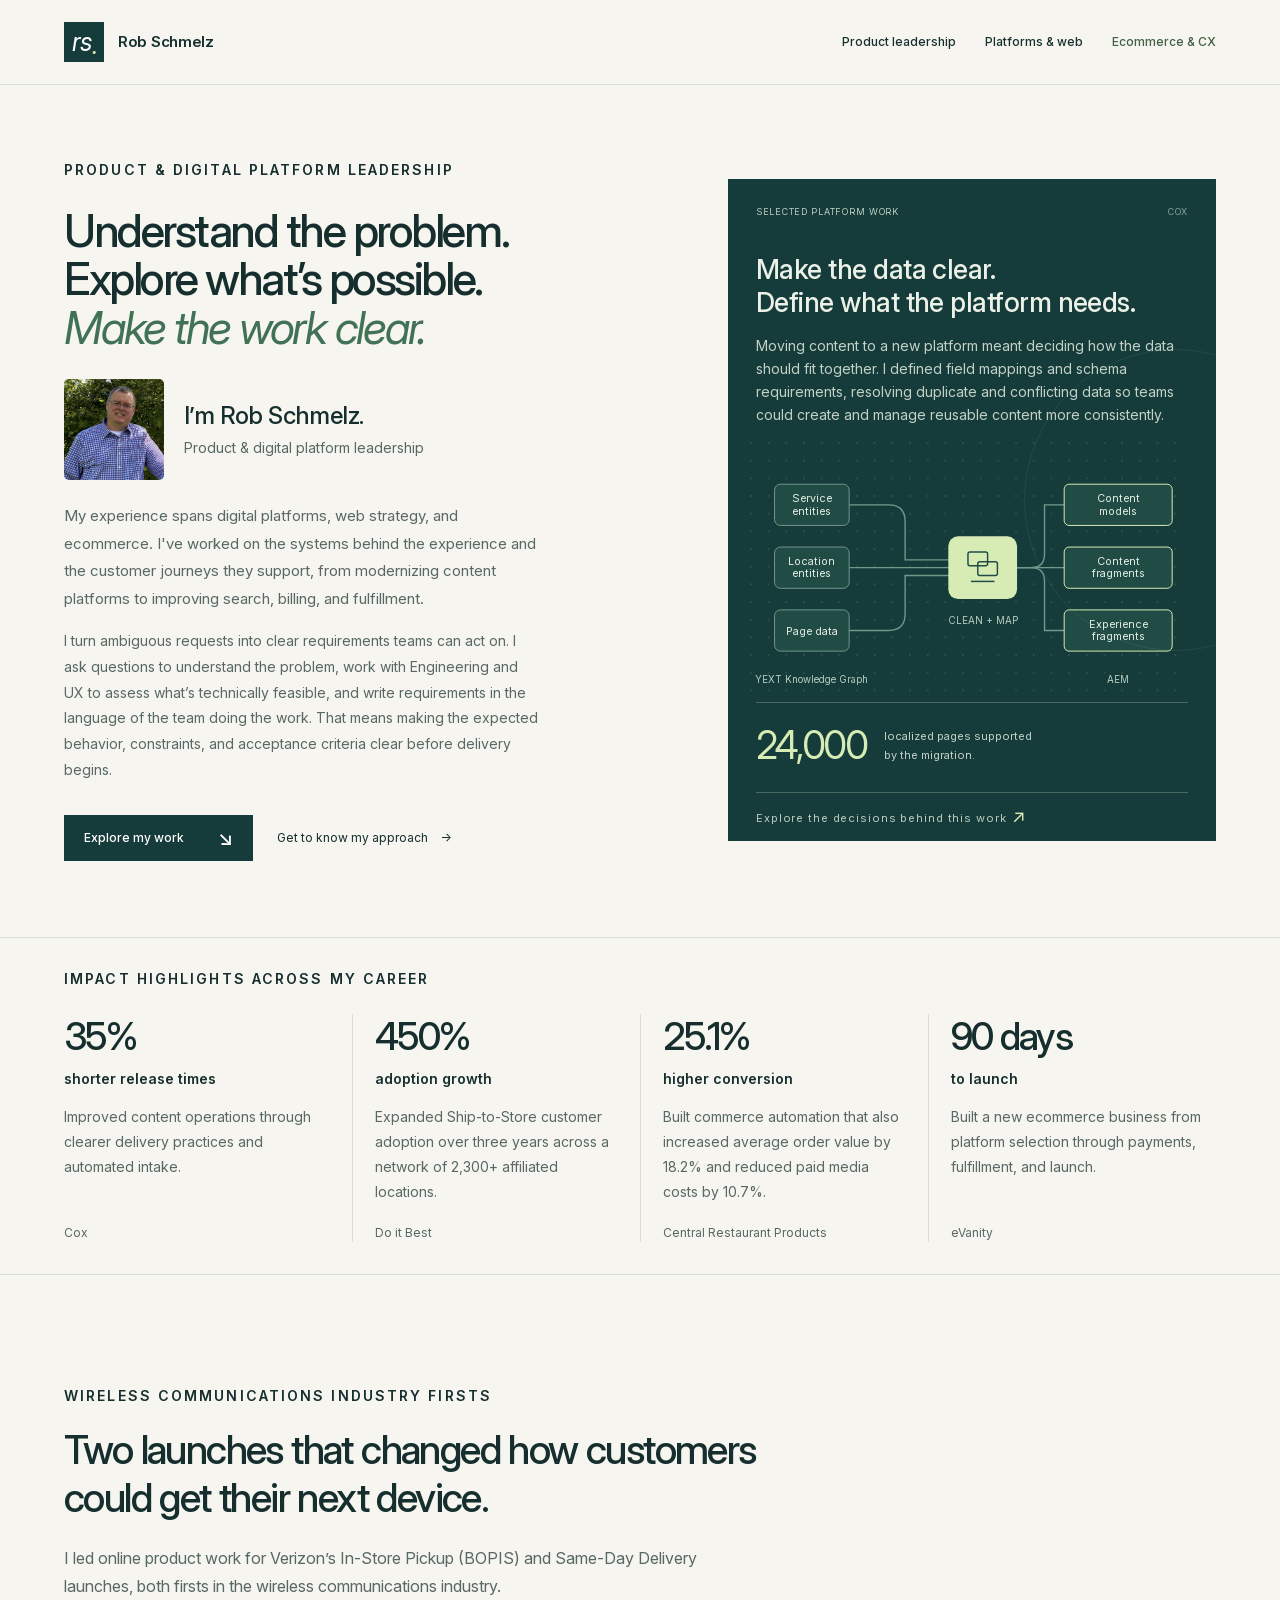
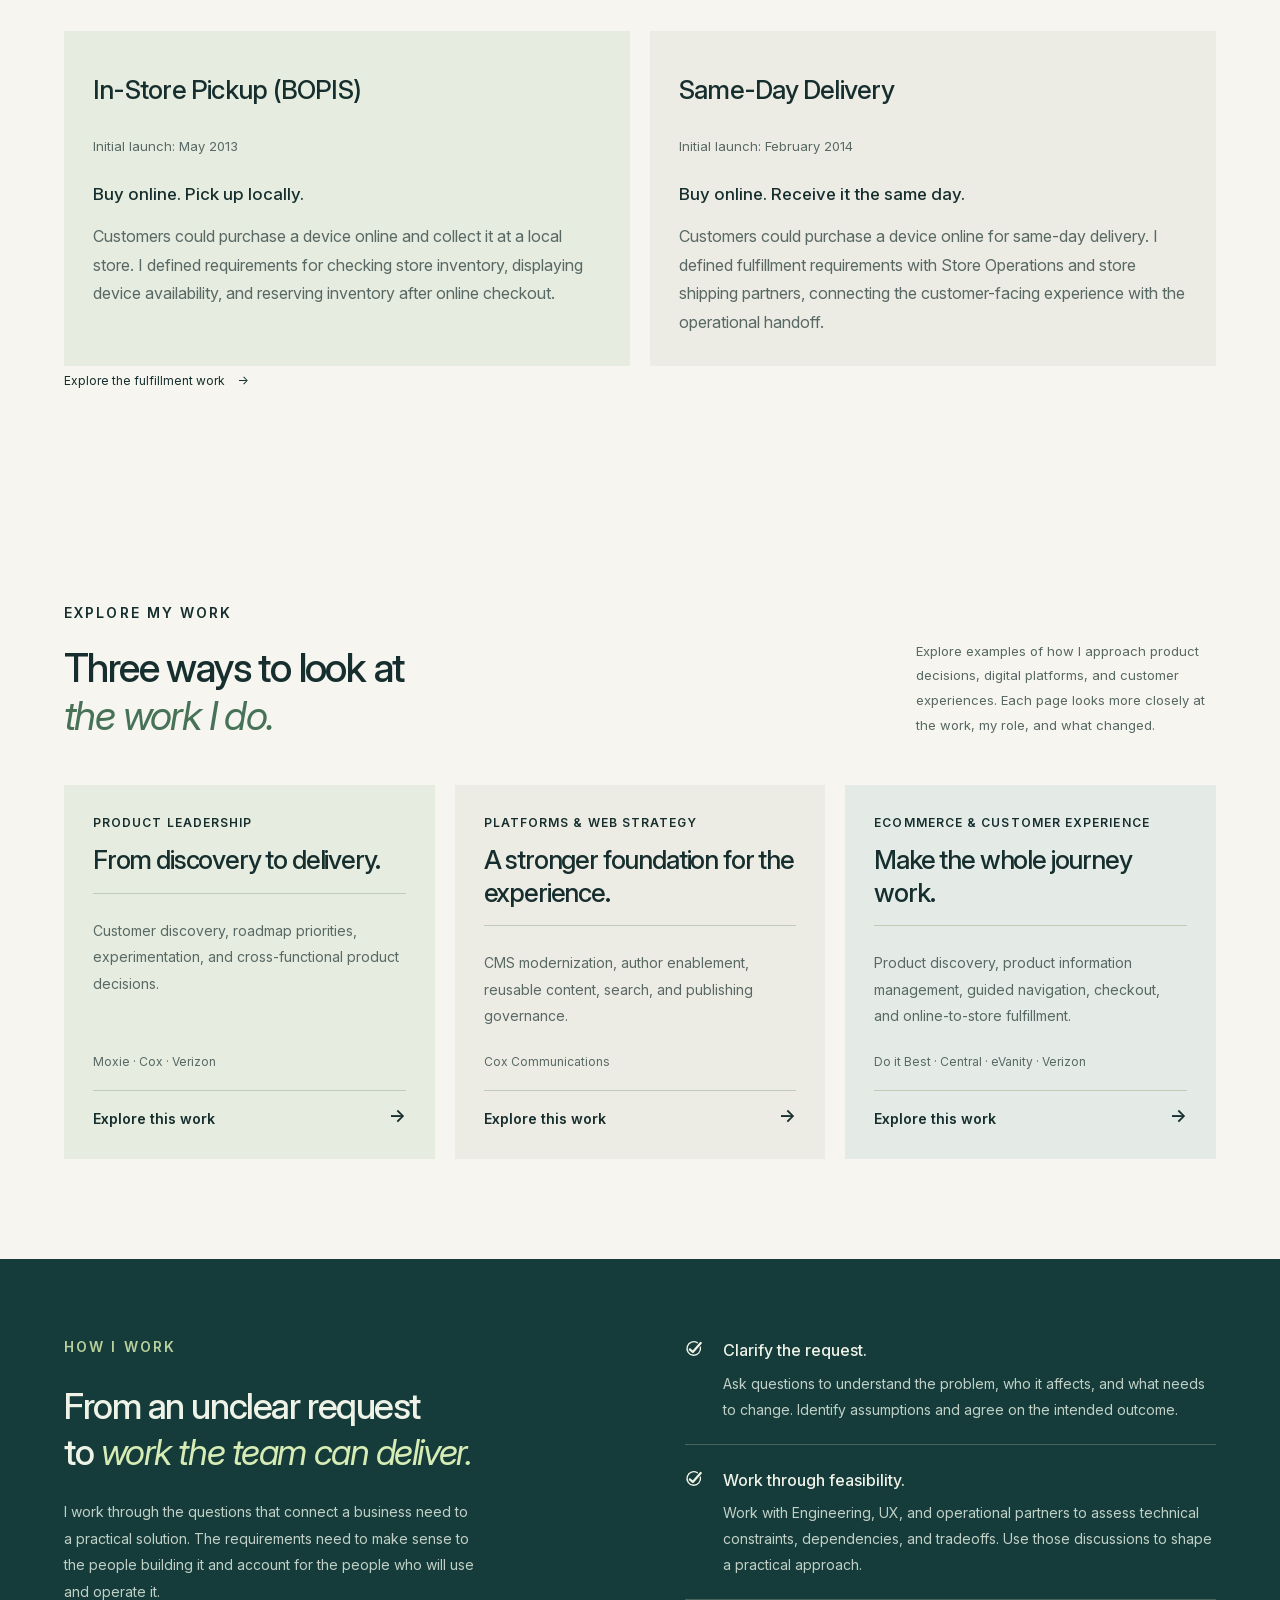
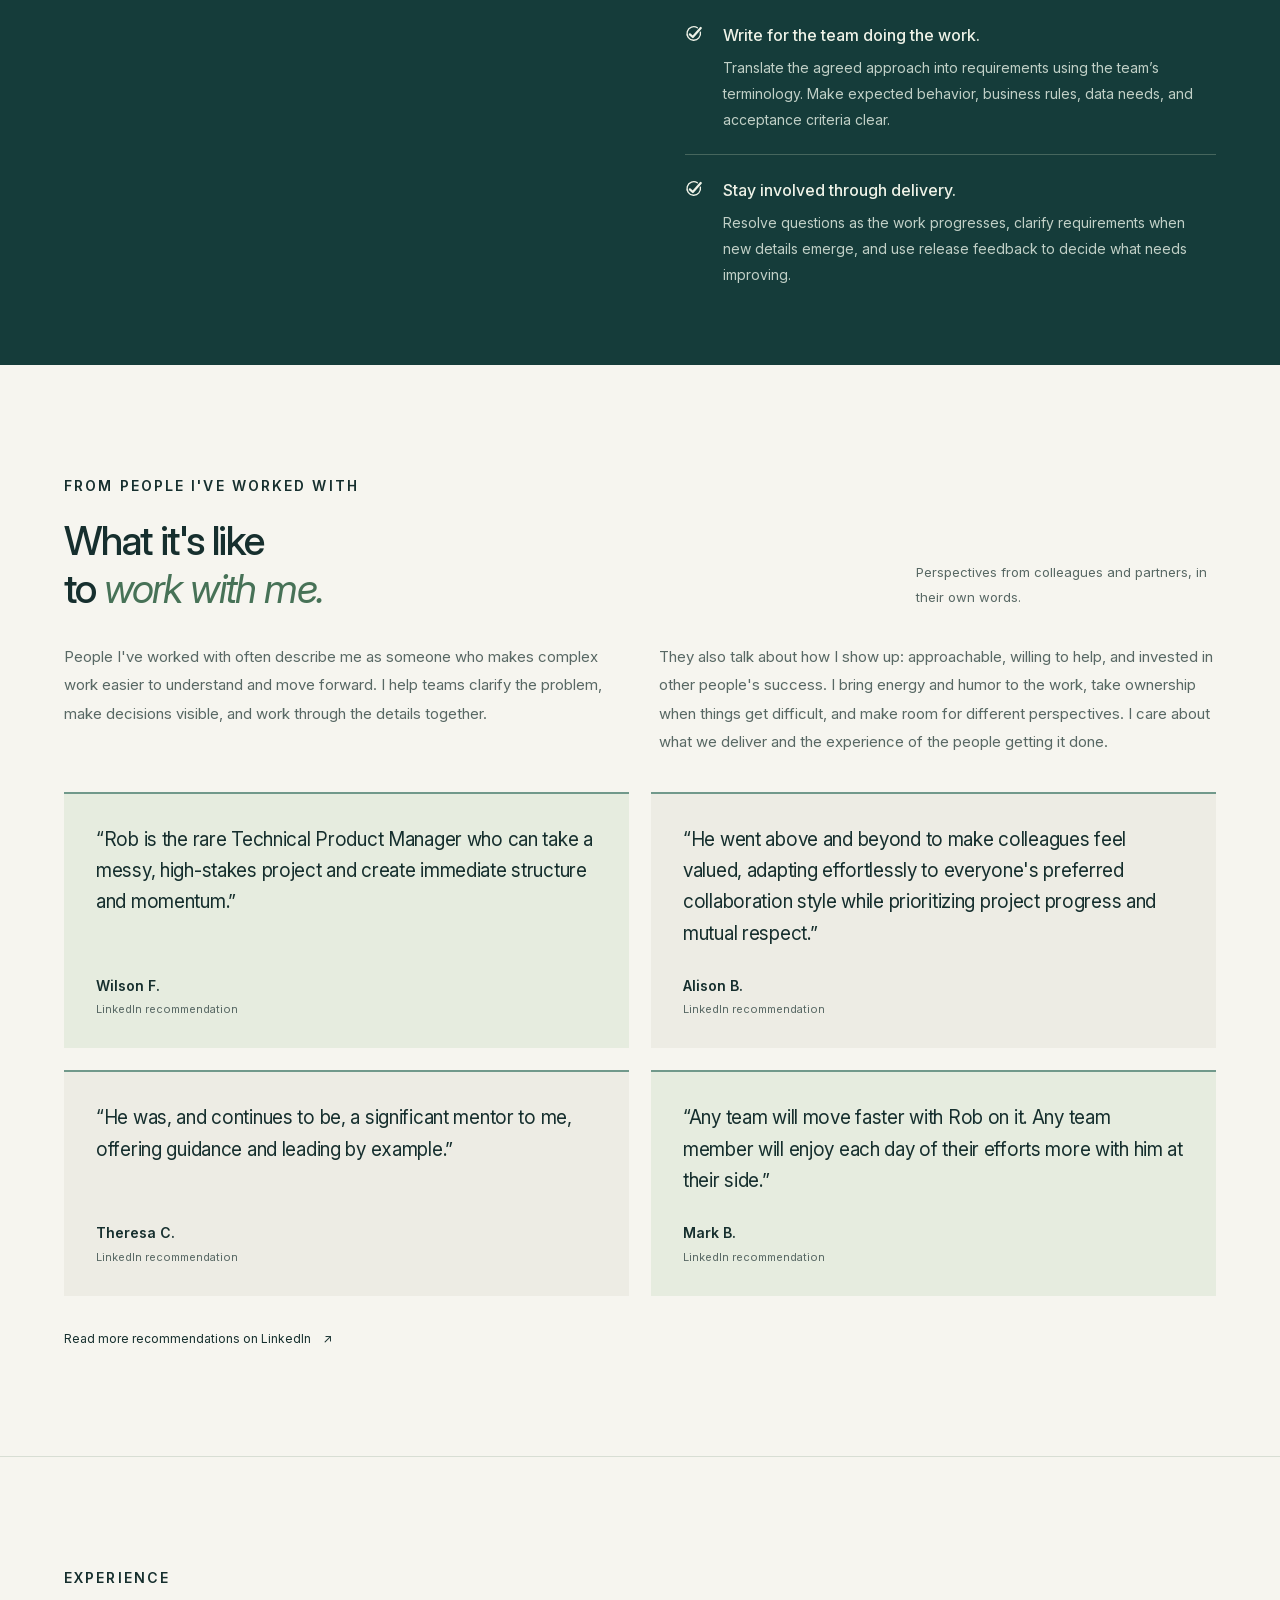
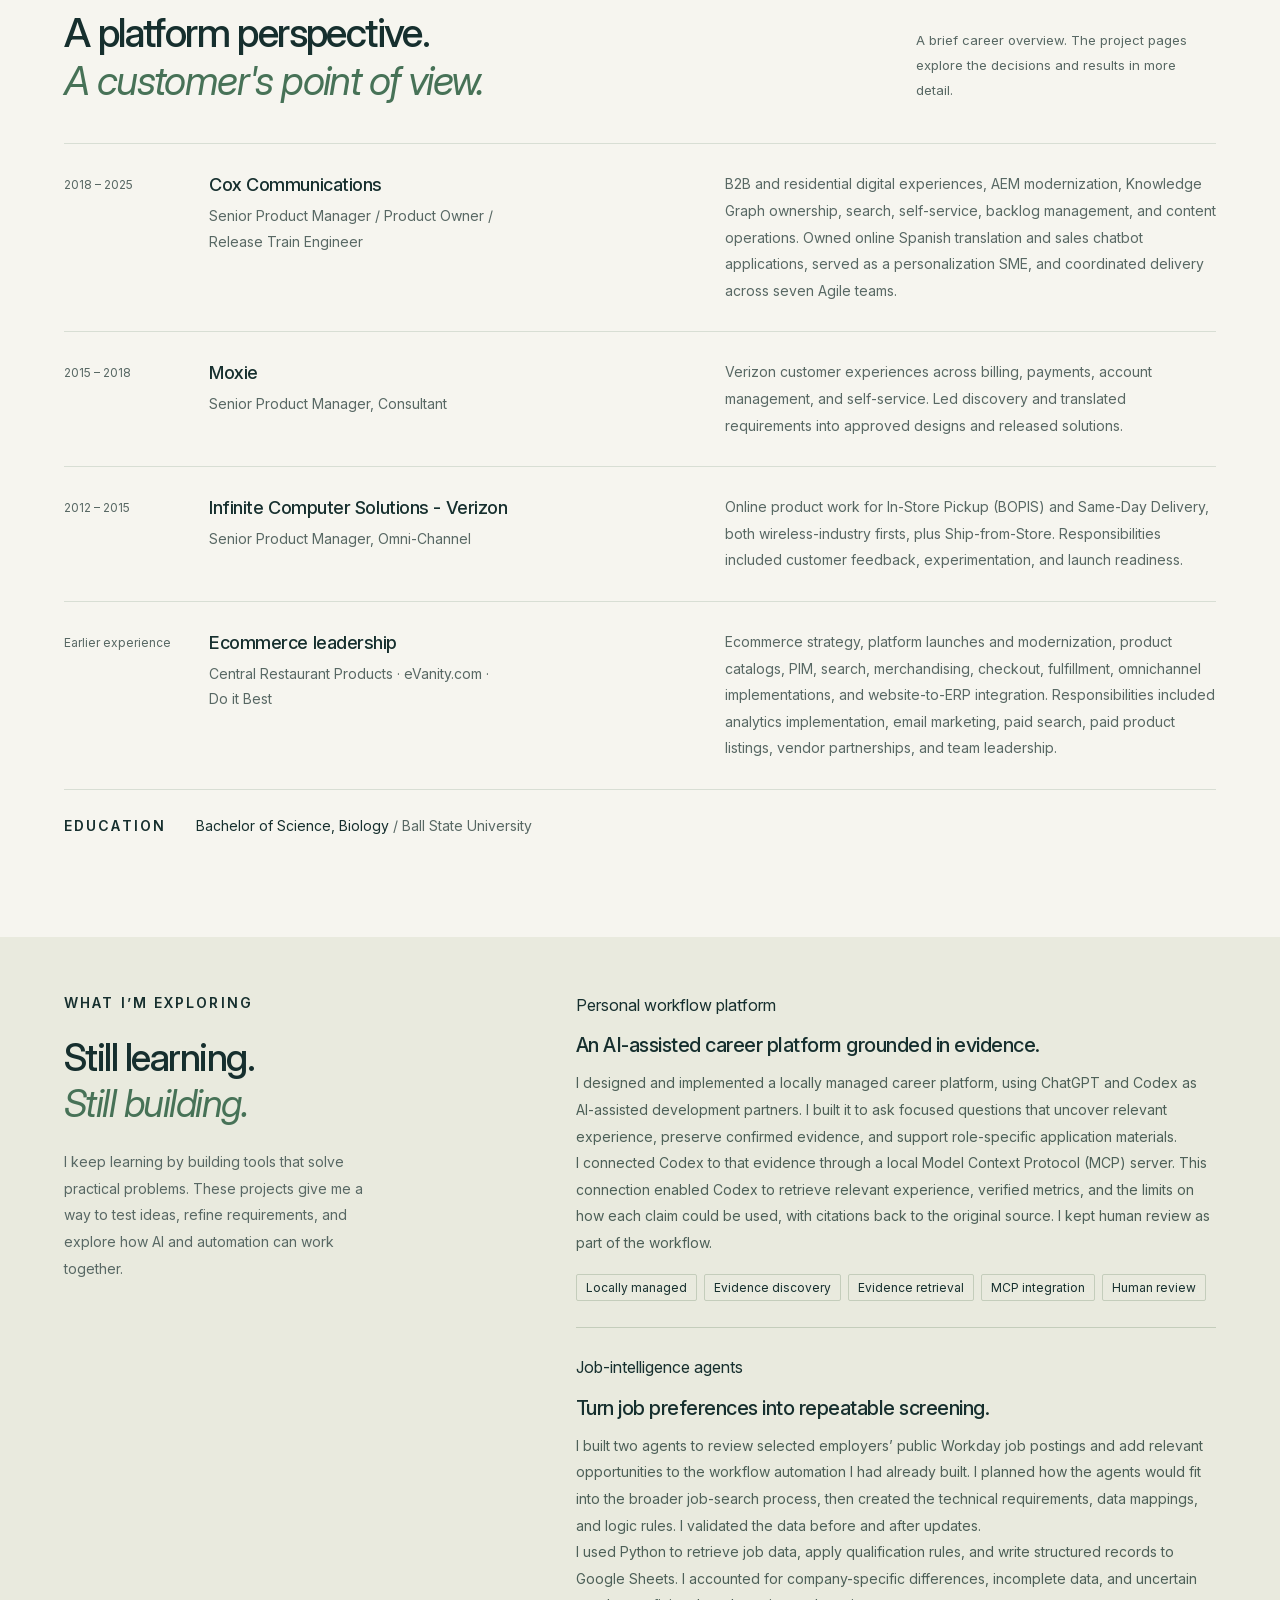
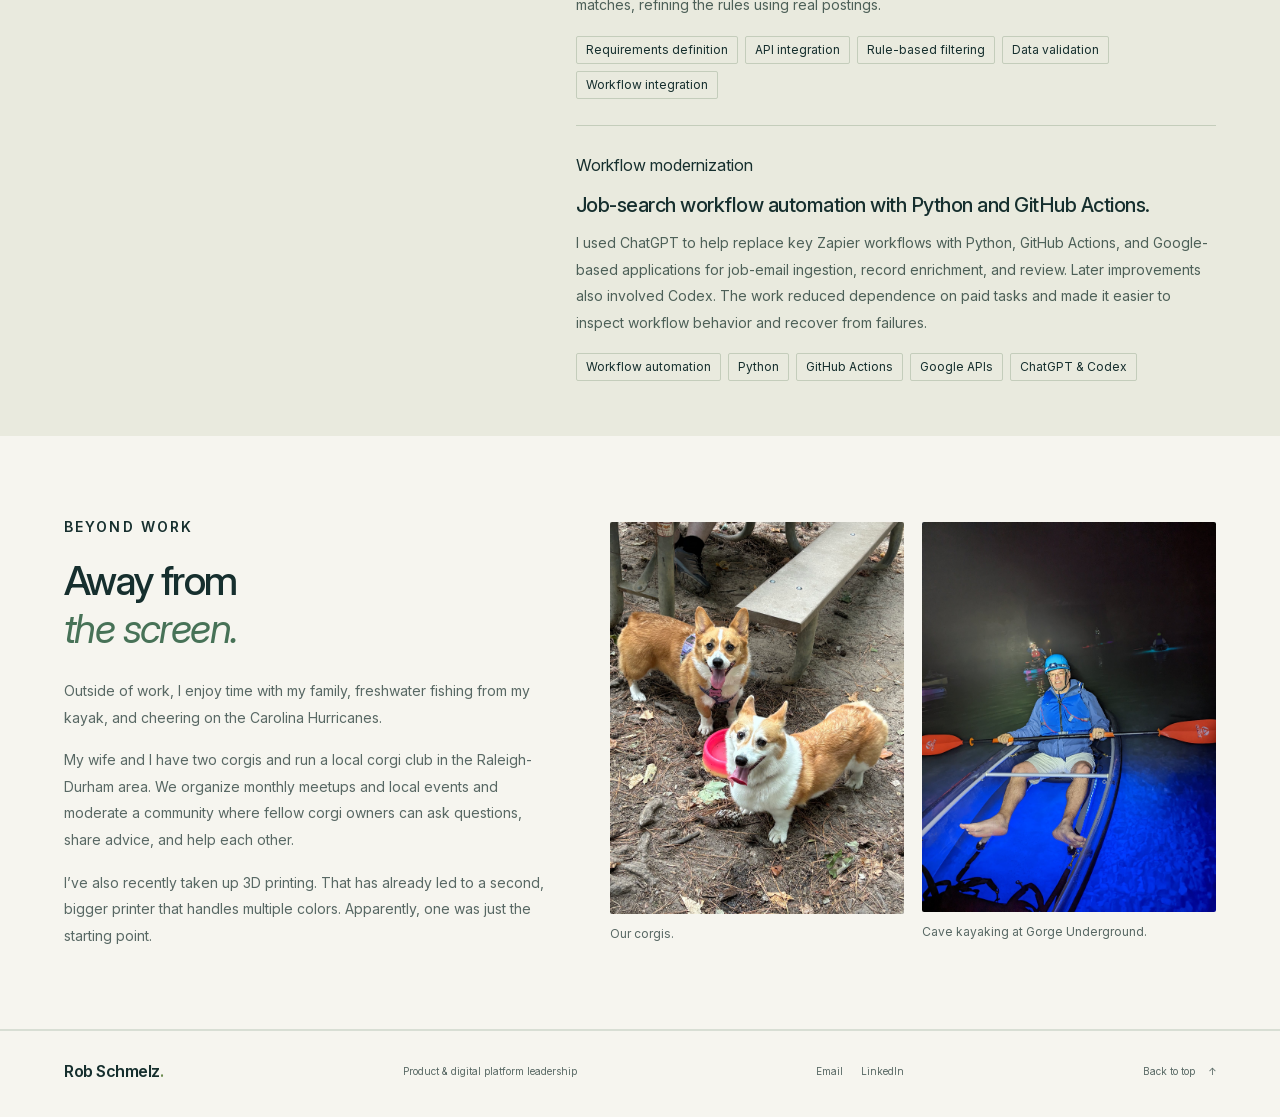
<file: index.html>
<!doctype html>
<html lang="en"><head><meta charset="utf-8"><meta name="viewport" content="width=device-width, initial-scale=1"><meta name="theme-color" content="#153c3a"><meta name="description" content="Explore Rob Schmelz’s product leadership across digital platforms and ecommerce, with examples of requirements clarification, CMS modernization, and customer experience."><meta name="robots" content="index, follow"><link rel="canonical" href="https://rs-mandalorian.github.io/portfolio/"><meta property="og:title" content="Rob Schmelz | Product Leadership, Digital Platforms &amp; Ecommerce"><meta property="og:description" content="Explore Rob Schmelz’s product leadership across digital platforms and ecommerce, with examples of requirements clarification, CMS modernization, and customer experience."><meta property="og:type" content="website"><meta property="og:url" content="https://rs-mandalorian.github.io/portfolio/"><title>Rob Schmelz | Product Leadership, Digital Platforms &amp; Ecommerce</title><link rel="icon" href="./mark.svg" type="image/svg+xml"><link rel="stylesheet" href="./styles.css?v=portfolio-history-20261109"><script src="./app.js" defer></script><script type="application/ld+json">{"@context": "https://schema.org", "@type": "Person", "name": "Rob Schmelz", "url": "https://rs-mandalorian.github.io/portfolio/", "sameAs": ["https://www.linkedin.com/in/robschmelz/"], "email": "mailto:rob.schmelz+portfolio@gmail.com", "description": "Product leadership, digital platforms, web strategy, and ecommerce customer experience."}</script></head>

<!-- Google tag (gtag.js) -->
<script async src="https://www.googletagmanager.com/gtag/js?id=G-S5VYJTQXDG"></script>
<script>
  window.dataLayer = window.dataLayer || [];
  function gtag(){dataLayer.push(arguments);}
  gtag('js', new Date());

  gtag('config', 'G-S5VYJTQXDG');
</script>

<body><a class="skip-link" href="#main">Skip to content</a><header class="site-header"><a class="wordmark" href="./index.html" aria-label="Rob Schmelz, home"><span class="monogram" aria-hidden="true">rs<span>.</span></span><span>Rob Schmelz</span></a><button class="menu-button" aria-expanded="false" aria-controls="navigation" hidden>Menu <span aria-hidden="true">+</span></button><nav id="navigation" aria-label="Main navigation"><a href="./product-leadership.html">Product leadership</a><a href="./digital-platforms.html">Platforms &amp; web</a><a href="./ecommerce-customer-experience.html">Ecommerce &amp; CX</a></nav></header><main id="main"><section class="hero section-shell" id="top" aria-labelledby="hero-title">
      <div class="hero-copy">
        <p class="eyebrow">Product &amp; digital platform leadership</p>
        <h1 id="hero-title">Understand the problem.<br>Explore what’s possible.<br><em>Make the work clear.</em></h1>
        <div class="hero-intro-row"><img class="hero-portrait" src="./images/rob-schmelz.jpg" width="1138" height="1146" alt="Rob Schmelz" decoding="async"><div class="hero-identity"><p class="hero-person-name">I’m Rob Schmelz.</p><p class="hero-person-role">Product &amp; digital platform leadership</p></div></div><p class="hero-intro">My experience spans digital platforms, web strategy, and ecommerce. I've worked on the systems behind the experience and the customer journeys they support, from modernizing content platforms to improving search, billing, and fulfillment.</p><p class="hero-context">I turn ambiguous requests into clear requirements teams can act on. I ask questions to understand the problem, work with Engineering and UX to assess what’s technically feasible, and write requirements in the language of the team doing the work. That means making the expected behavior, constraints, and acceptance criteria clear before delivery begins.</p>
        <div class="hero-actions"><a class="button button-dark" href="#work">Explore my work <span aria-hidden="true">↘</span></a><a class="text-link" href="#approach">Get to know my approach <span aria-hidden="true">→</span></a></div>
      </div>
      <aside class="platform-art" aria-labelledby="art-title">
        <div class="art-topline"><span>Selected platform work</span><span class="art-index">COX</span></div>
        <h2 id="art-title">Make the data clear.<br>Define what the platform needs.</h2>
        <p class="art-summary">Moving content to a new platform meant deciding how the data should fit together. I defined field mappings and schema requirements, resolving duplicate and conflicting data so teams could create and manage reusable content more consistently.</p>
        <svg class="platform-diagram" viewBox="0 0 440 265" role="img" aria-labelledby="diagram-title diagram-desc">
          <title id="diagram-title">Yext to Adobe Experience Manager migration</title>
          <desc id="diagram-desc">Localized page data flows from Yext through data cleansing and field mapping into content models, content fragments, and experience fragments in Adobe Experience Manager. This is an illustrative diagram of the product work, not a system architecture diagram.</desc>
          <defs><pattern id="dots" width="18" height="18" patternUnits="userSpaceOnUse"><circle cx="1" cy="1" r="1" fill="#a4c1b4" opacity=".18"/></pattern></defs>
          <rect width="440" height="265" fill="url(#dots)"/>
          <g stroke="#71998b" stroke-width="1.4" fill="none"><path d="M76 64H141Q158 64 158 81V120H207"/><path d="M76 128H207"/><path d="M76 192H141Q158 192 158 175V136H207"/><path d="M267 128H286Q300 128 300 114V64H320"/><path d="M267 128H320"/><path d="M267 128H286Q300 128 300 142V192H320"/></g>
          <g fill="#214c45" stroke="#71998b"><rect x="25" y="43" width="76" height="42" rx="6"/><rect x="25" y="107" width="76" height="42" rx="6"/><rect x="25" y="171" width="76" height="42" rx="6"/></g>
          <g fill="#e3eee4" font-size="11" font-family="Inter, Arial, sans-serif" text-anchor="middle"><text x="63" y="61"><tspan x="63">Service</tspan><tspan x="63" dy="13">entities</tspan></text><text x="63" y="125"><tspan x="63">Location</tspan><tspan x="63" dy="13">entities</tspan></text><text x="63" y="197">Page data</text></g>
          <rect x="202" y="96" width="70" height="64" rx="10" fill="#d6ecb4"/>
          <g stroke="#214c45" stroke-width="1.5" fill="none"><rect x="222" y="112" width="20" height="14" rx="2"/><rect x="232" y="122" width="20" height="14" rx="2"/><path d="M225 142h24"/></g>
          <g fill="#214c45" stroke="#d6ecb4"><rect x="320" y="43" width="110" height="42" rx="5"/><rect x="320" y="107" width="110" height="42" rx="5"/><rect x="320" y="171" width="110" height="42" rx="5"/></g>
          <g fill="#e3eee4" font-size="11" font-family="Inter, Arial, sans-serif" text-anchor="middle"><text x="375" y="61"><tspan x="375">Content</tspan><tspan x="375" dy="13">models</tspan></text><text x="375" y="125"><tspan x="375">Content</tspan><tspan x="375" dy="13">fragments</tspan></text><text x="375" y="189"><tspan x="375">Experience</tspan><tspan x="375" dy="13">fragments</tspan></text></g>
          <g fill="#b4ccbf" font-size="10" font-family="Inter, Arial, sans-serif" text-anchor="middle"><text x="63" y="245">YEXT Knowledge Graph</text><text x="237" y="185">CLEAN + MAP</text><text x="375" y="245">AEM</text></g>
        </svg>
        <div class="art-caption"><span class="art-caption-number">24,000</span><p>localized pages supported<br>by the migration.</p></div>
        <div class="art-bottomline"><a href="./digital-platforms.html#work">Explore the decisions behind this work<span aria-hidden="true"> ↗</span></a></div>
      </aside>
    </section><section class="impact-highlights section-shell" id="impact" aria-labelledby="impact-title"><div class="impact-heading"><h2 class="eyebrow" id="impact-title">Impact highlights across my career</h2></div><ol class="impact-grid"><li class="impact-card"><h3><strong>35%</strong><span>shorter release times</span></h3><p class="impact-description">Improved content operations through clearer delivery practices and automated intake.</p><p class="impact-employer">Cox</p></li><li class="impact-card"><h3><strong>450%</strong><span>adoption growth</span></h3><p class="impact-description">Expanded Ship-to-Store customer adoption over three years across a network of 2,300+ affiliated locations.</p><p class="impact-employer">Do it Best</p></li><li class="impact-card"><h3><strong>25.1%</strong><span>higher conversion</span></h3><p class="impact-description">Built commerce automation that also increased average order value by 18.2% and reduced paid media costs by 10.7%.</p><p class="impact-employer">Central Restaurant Products</p></li><li class="impact-card"><h3><strong>90 days</strong><span>to launch</span></h3><p class="impact-description">Built a new ecommerce business from platform selection through payments, fulfillment, and launch.</p><p class="impact-employer">eVanity</p></li></ol></section><section class="industry-firsts section-shell section-space" id="industry-firsts" aria-labelledby="firsts-title">
  <div class="firsts-heading"><p class="eyebrow">Wireless communications industry firsts</p><h2 id="firsts-title">Two launches that changed how customers could get their next device.</h2><p>I led online product work for Verizon’s In-Store Pickup (BOPIS) and Same-Day Delivery launches, both firsts in the wireless communications industry.</p></div>
  <div class="firsts-grid">
    <article class="area-card firsts-card"><h3>In-Store Pickup (BOPIS)</h3><p class="firsts-date">Initial launch: <time datetime="2013-05">May 2013</time></p><h4>Buy online. Pick up locally.</h4><p>Customers could purchase a device online and collect it at a local store. I defined requirements for checking store inventory, displaying device availability, and reserving inventory after online checkout.</p></article>
    <article class="area-card firsts-card"><h3>Same-Day Delivery</h3><p class="firsts-date">Initial launch: <time datetime="2014-02">February 2014</time></p><h4>Buy online. Receive it the same day.</h4><p>Customers could purchase a device online for same-day delivery. I defined fulfillment requirements with Store Operations and store shipping partners, connecting the customer-facing experience with the operational handoff.</p></article>
  </div>
  <a class="text-link firsts-link" href="./ecommerce-customer-experience.html#fulfillment-work">Explore the fulfillment work <span aria-hidden="true">→</span></a>
</section><section class="section-shell section-space" id="work" aria-labelledby="work-title"><div class="section-heading"><div><p class="eyebrow">Explore my work</p><h2 id="work-title">Three ways to look at<br><em>the work I do.</em></h2></div><p>Explore examples of how I approach product decisions, digital platforms, and customer experiences. Each page looks more closely at the work, my role, and what changed.</p></div><div class="area-grid"><article class="area-card"><div class="area-header"><div><p class="eyebrow">Product leadership</p><h3>From discovery to delivery.</h3></div></div><p class="area-description">Customer discovery, roadmap priorities, experimentation, and cross-functional product decisions.</p><span class="area-employers">Moxie · Cox · Verizon</span><a class="area-link" href="./product-leadership.html">Explore this work <span aria-hidden="true">→</span></a></article><article class="area-card"><div class="area-header"><div><p class="eyebrow">Platforms &amp; web strategy</p><h3>A stronger foundation for the experience.</h3></div></div><p class="area-description">CMS modernization, author enablement, reusable content, search, and publishing governance.</p><span class="area-employers">Cox Communications</span><a class="area-link" href="./digital-platforms.html">Explore this work <span aria-hidden="true">→</span></a></article><article class="area-card"><div class="area-header"><div><p class="eyebrow">Ecommerce &amp; customer experience</p><h3>Make the whole journey work.</h3></div></div><p class="area-description">Product discovery, product information management, guided navigation, checkout, and online-to-store fulfillment.</p><span class="area-employers">Do it Best · Central · eVanity · Verizon</span><a class="area-link" href="./ecommerce-customer-experience.html">Explore this work <span aria-hidden="true">→</span></a></article></div></section><section class="approach-section" id="approach" aria-labelledby="approach-title"><div class="section-shell approach-inner">
      <div class="approach-intro"><p class="eyebrow">How I work</p><h2 id="approach-title">From an unclear request<br>to <em>work the team can deliver.</em></h2><p>I work through the questions that connect a business need to a practical solution. The requirements need to make sense to the people building it and account for the people who will use and operate it.</p></div>
      <div class="approach-steps"><div><svg class="section-check" viewBox="0 0 24 24" width="18" height="18" aria-hidden="true" focusable="false"><path d="M16.5 3.7a9 9 0 1 0 4 5.8" fill="none" stroke="currentColor" stroke-width="1.8" stroke-linecap="round"/><path d="m6.5 12.5 3.9 3.5L21 4" fill="none" stroke="currentColor" stroke-width="3" stroke-linecap="round" stroke-linejoin="round"/></svg><div><h3>Clarify the request.</h3><p>Ask questions to understand the problem, who it affects, and what needs to change. Identify assumptions and agree on the intended outcome.</p></div></div><div><svg class="section-check" viewBox="0 0 24 24" width="18" height="18" aria-hidden="true" focusable="false"><path d="M16.5 3.7a9 9 0 1 0 4 5.8" fill="none" stroke="currentColor" stroke-width="1.8" stroke-linecap="round"/><path d="m6.5 12.5 3.9 3.5L21 4" fill="none" stroke="currentColor" stroke-width="3" stroke-linecap="round" stroke-linejoin="round"/></svg><div><h3>Work through feasibility.</h3><p>Work with Engineering, UX, and operational partners to assess technical constraints, dependencies, and tradeoffs. Use those discussions to shape a practical approach.</p></div></div><div><svg class="section-check" viewBox="0 0 24 24" width="18" height="18" aria-hidden="true" focusable="false"><path d="M16.5 3.7a9 9 0 1 0 4 5.8" fill="none" stroke="currentColor" stroke-width="1.8" stroke-linecap="round"/><path d="m6.5 12.5 3.9 3.5L21 4" fill="none" stroke="currentColor" stroke-width="3" stroke-linecap="round" stroke-linejoin="round"/></svg><div><h3>Write for the team doing the work.</h3><p>Translate the agreed approach into requirements using the team’s terminology. Make expected behavior, business rules, data needs, and acceptance criteria clear.</p></div></div><div><svg class="section-check" viewBox="0 0 24 24" width="18" height="18" aria-hidden="true" focusable="false"><path d="M16.5 3.7a9 9 0 1 0 4 5.8" fill="none" stroke="currentColor" stroke-width="1.8" stroke-linecap="round"/><path d="m6.5 12.5 3.9 3.5L21 4" fill="none" stroke="currentColor" stroke-width="3" stroke-linecap="round" stroke-linejoin="round"/></svg><div><h3>Stay involved through delivery.</h3><p>Resolve questions as the work progresses, clarify requirements when new details emerge, and use release feedback to decide what needs improving.</p></div></div></div>
    </div></section><section class="colleagues-section section-shell section-space" id="colleagues" aria-labelledby="colleagues-title">
      <div class="section-heading"><div><p class="eyebrow">From people I've worked with</p><h2 id="colleagues-title">What it's like<br>to <em>work with me.</em></h2></div><p>Perspectives from colleagues and partners, in their own words.</p></div>
      <div class="colleagues-summary"><p>People I've worked with often describe me as someone who makes complex work easier to understand and move forward. I help teams clarify the problem, make decisions visible, and work through the details together.</p><p>They also talk about how I show up: approachable, willing to help, and invested in other people's success. I bring energy and humor to the work, take ownership when things get difficult, and make room for different perspectives. I care about what we deliver and the experience of the people getting it done.</p></div>
      <div class="recommendation-grid"><figure class="recommendation-card"><blockquote><p>Rob is the rare Technical Product Manager who can take a messy, high-stakes project and create immediate structure and momentum.</p></blockquote><figcaption>Wilson F.<span>LinkedIn recommendation</span></figcaption></figure><figure class="recommendation-card"><blockquote><p>He went above and beyond to make colleagues feel valued, adapting effortlessly to everyone's preferred collaboration style while prioritizing project progress and mutual respect.</p></blockquote><figcaption>Alison B.<span>LinkedIn recommendation</span></figcaption></figure><figure class="recommendation-card"><blockquote><p>He was, and continues to be, a significant mentor to me, offering guidance and leading by example.</p></blockquote><figcaption>Theresa C.<span>LinkedIn recommendation</span></figcaption></figure><figure class="recommendation-card"><blockquote><p>Any team will move faster with Rob on it. Any team member will enjoy each day of their efforts more with him at their side.</p></blockquote><figcaption>Mark B.<span>LinkedIn recommendation</span></figcaption></figure></div>
      <a class="text-link recommendations-link" href="https://www.linkedin.com/in/robschmelz/" target="_blank" rel="noopener noreferrer">Read more recommendations on LinkedIn <span aria-hidden="true">↗</span></a>
    </section><section class="experience-section section-shell section-space" id="experience" aria-labelledby="experience-title">
      <div class="section-heading"><div><p class="eyebrow">Experience</p><h2 id="experience-title">A platform perspective.<br><em>A customer's point of view.</em></h2></div><p>A brief career overview. The project pages explore the decisions and results in more detail.</p></div>
      <div class="experience-row"><div class="experience-date">2018 – 2025</div><div class="experience-role"><h3>Cox Communications</h3><p>Senior Product Manager / Product Owner / Release Train Engineer</p></div><p class="experience-description">B2B and residential digital experiences, AEM modernization, Knowledge Graph ownership, search, self-service, backlog management, and content operations. Owned online Spanish translation and sales chatbot applications, served as a personalization SME, and coordinated delivery across seven Agile teams.</p></div>
      <div class="experience-row"><div class="experience-date">2015 – 2018</div><div class="experience-role"><h3>Moxie</h3><p>Senior Product Manager, Consultant</p></div><p class="experience-description">Verizon customer experiences across billing, payments, account management, and self-service. Led discovery and translated requirements into approved designs and released solutions.</p></div>
      <div class="experience-row"><div class="experience-date">2012 – 2015</div><div class="experience-role"><h3>Infinite Computer Solutions - Verizon</h3><p>Senior Product Manager, Omni-Channel</p></div><p class="experience-description">Online product work for In-Store Pickup (BOPIS) and Same-Day Delivery, both wireless-industry firsts, plus Ship-from-Store. Responsibilities included customer feedback, experimentation, and launch readiness.</p></div>
      <div class="experience-row earlier"><div class="experience-date">Earlier experience</div><div class="experience-role"><h3>Ecommerce leadership</h3><p>Central Restaurant Products · eVanity.com · Do it Best</p></div><p class="experience-description">Ecommerce strategy, platform launches and modernization, product catalogs, PIM, search, merchandising, checkout, fulfillment, omnichannel implementations, and website-to-ERP integration. Responsibilities included analytics implementation, email marketing, paid search, paid product listings, vendor partnerships, and team leadership.</p></div>
      <div class="education-line"><span class="eyebrow">Education</span><span>Bachelor of Science, Biology <span class="muted">/ Ball State University</span></span></div>
    </section><section class="building-section section-shell" id="building" aria-labelledby="building-title">
      <div class="building-heading"><p class="eyebrow">What I’m exploring</p><h2 id="building-title">Still learning.<br><em>Still building.</em></h2><p>I keep learning by building tools that solve practical problems. These projects give me a way to test ideas, refine requirements, and explore how AI and automation can work together.</p></div>
      <div class="building-projects"><article><div><span>Personal workflow platform</span></div><h3>An AI-assisted career platform grounded in evidence.</h3><p>I designed and implemented a locally managed career platform, using ChatGPT and Codex as AI-assisted development partners. I built it to ask focused questions that uncover relevant experience, preserve confirmed evidence, and support role-specific application materials.</p><p>I connected Codex to that evidence through a local Model Context Protocol (MCP) server. This connection enabled Codex to retrieve relevant experience, verified metrics, and the limits on how each claim could be used, with citations back to the original source. I kept human review as part of the workflow.</p><ul class="tags" aria-label="Project focus"><li>Locally managed</li><li>Evidence discovery</li><li>Evidence retrieval</li><li>MCP integration</li><li>Human review</li></ul></article><article><div><span>Job-intelligence agents</span></div><h3>Turn job preferences into repeatable screening.</h3><p>I built two agents to review selected employers’ public Workday job postings and add relevant opportunities to the workflow automation I had already built. I planned how the agents would fit into the broader job-search process, then created the technical requirements, data mappings, and logic rules. I validated the data before and after updates.</p><p>I used Python to retrieve job data, apply qualification rules, and write structured records to Google Sheets. I accounted for company-specific differences, incomplete data, and uncertain matches, refining the rules using real postings.</p><ul class="tags" aria-label="Project focus"><li>Requirements definition</li><li>API integration</li><li>Rule-based filtering</li><li>Data validation</li><li>Workflow integration</li></ul></article><article><div><span>Workflow modernization</span></div><h3>Job-search workflow automation with Python and GitHub Actions.</h3><p>I used ChatGPT to help replace key Zapier workflows with Python, GitHub Actions, and Google-based applications for job-email ingestion, record enrichment, and review. Later improvements also involved Codex. The work reduced dependence on paid tasks and made it easier to inspect workflow behavior and recover from failures.</p><ul class="tags" aria-label="Project focus and technologies"><li>Workflow automation</li><li>Python</li><li>GitHub Actions</li><li>Google APIs</li><li>ChatGPT &amp; Codex</li></ul></article></div>
    </section><section class="personal-section section-shell" id="outside-work" aria-labelledby="personal-title">
      <div class="personal-copy"><p class="eyebrow">Beyond work</p><h2 id="personal-title">Away from<br><em>the screen.</em></h2>
        <p>Outside of work, I enjoy time with my family, freshwater fishing from my kayak, and cheering on the Carolina Hurricanes.</p>
        <p>My wife and I have two corgis and run a local corgi club in the Raleigh-Durham area. We organize monthly meetups and local events and moderate a community where fellow corgi owners can ask questions, share advice, and help each other.</p>
        <p>I’ve also recently taken up 3D printing. That has already led to a second, bigger printer that handles multiple colors. Apparently, one was just the starting point.</p>
      </div>
      <div class="personal-photos">
        <figure><img src="./images/my-corgis.jpg" width="1534" height="2048" loading="lazy" decoding="async" alt="Our two corgis outdoors near a picnic table."><figcaption>Our corgis.</figcaption></figure>
        <figure><img src="./images/kayaking-in-a-cave.jpg" width="1542" height="2048" loading="lazy" decoding="async" alt="Kayaking in a cave over blue-lit water."><figcaption>Cave kayaking at Gorge Underground.</figcaption></figure>
      </div>
    </section></main><footer class="site-footer section-shell"><a class="footer-name" href="#top">Rob Schmelz<span aria-hidden="true">.</span></a><p>Product &amp; digital platform leadership</p><div class="footer-links"><a href="mailto:rob.schmelz+portfolio@gmail.com">Email</a><a href="https://www.linkedin.com/in/robschmelz/" target="_blank" rel="noopener noreferrer">LinkedIn</a></div><a href="#top">Back to top <span aria-hidden="true">↑</span></a></footer></body></html>
</file>
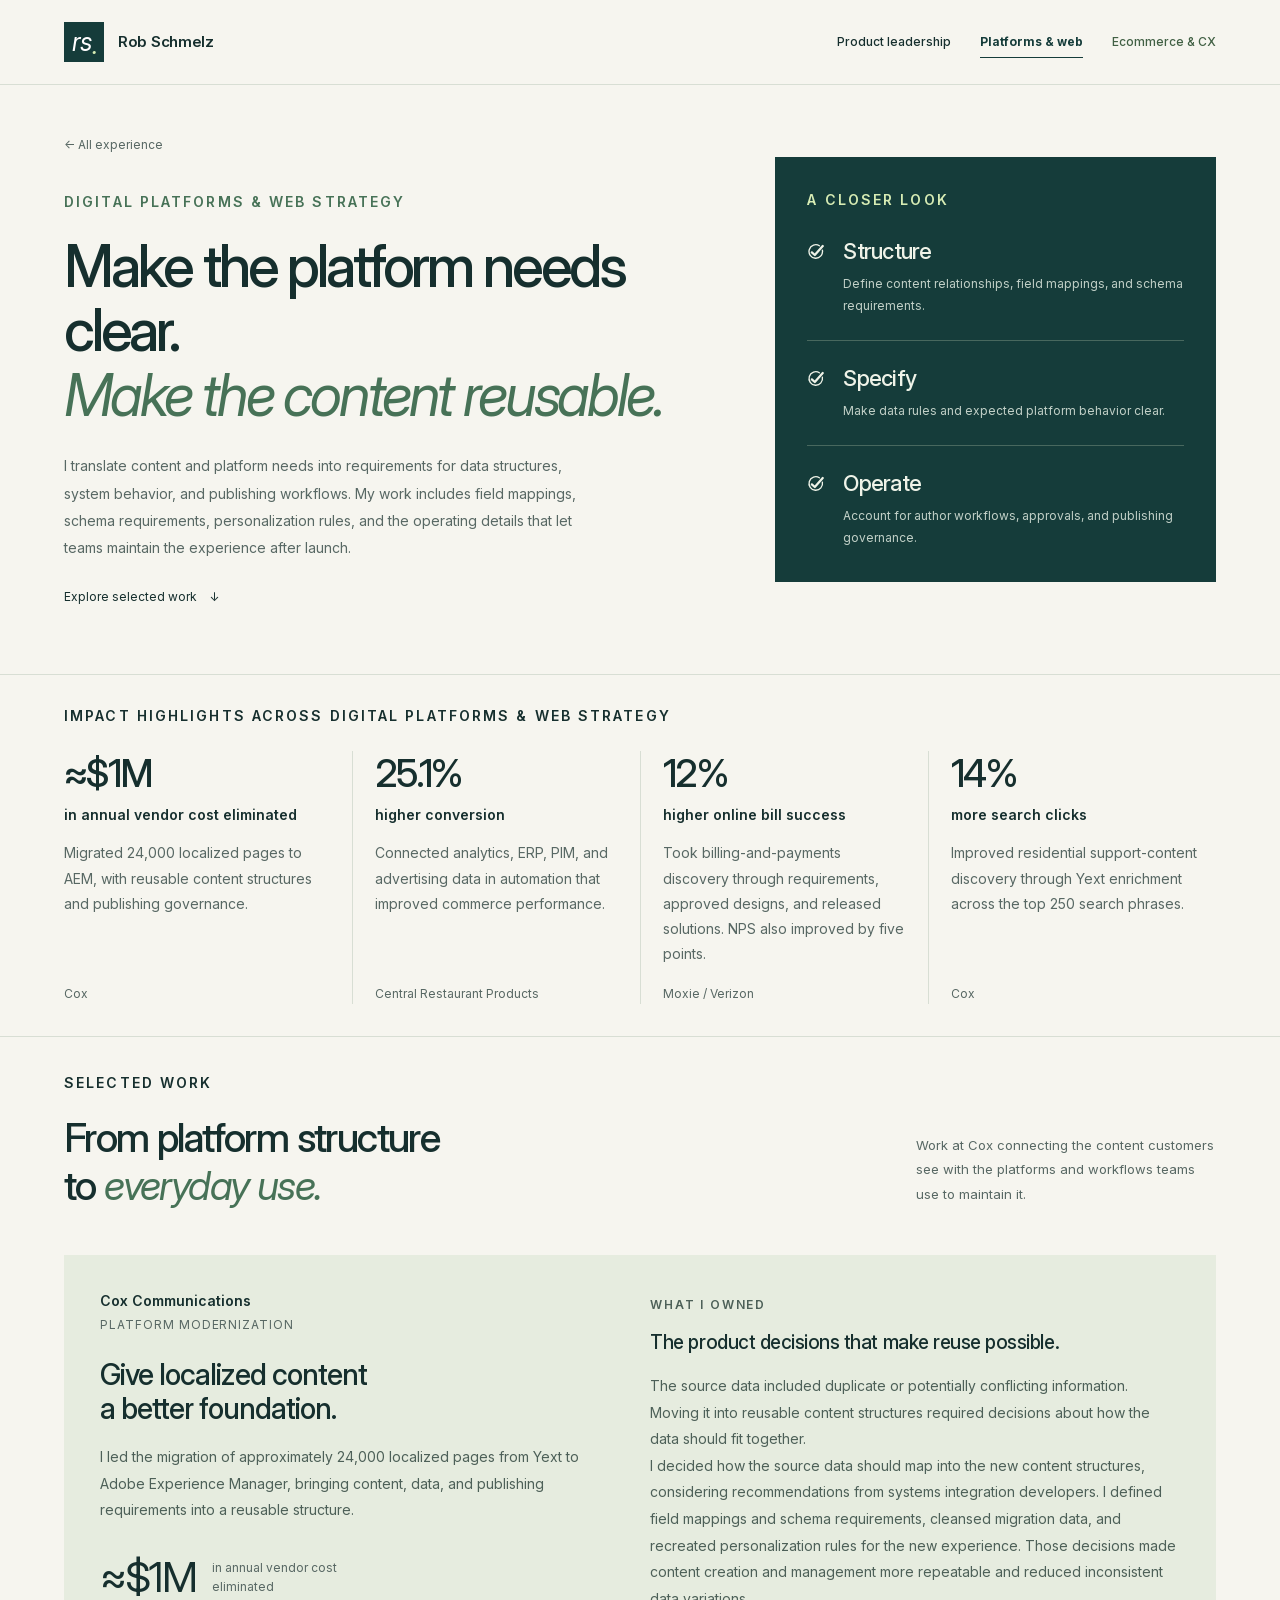
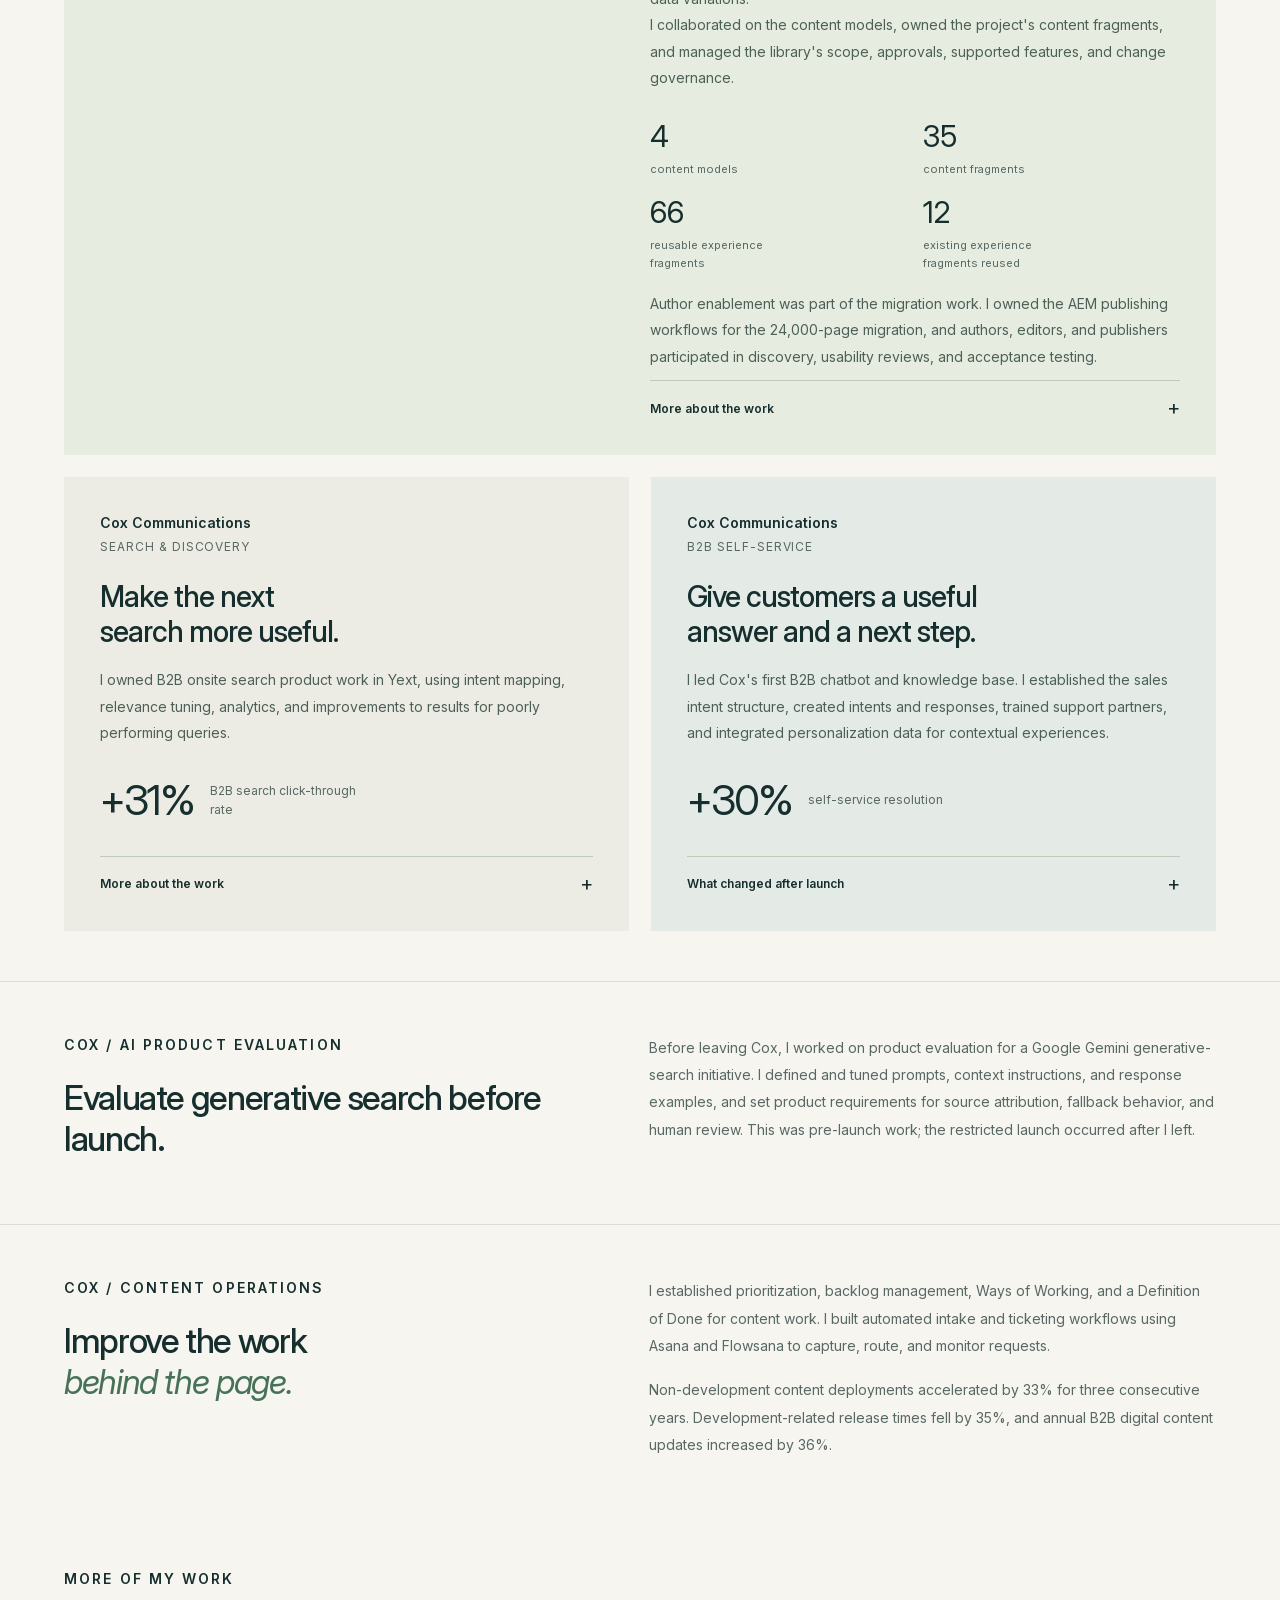
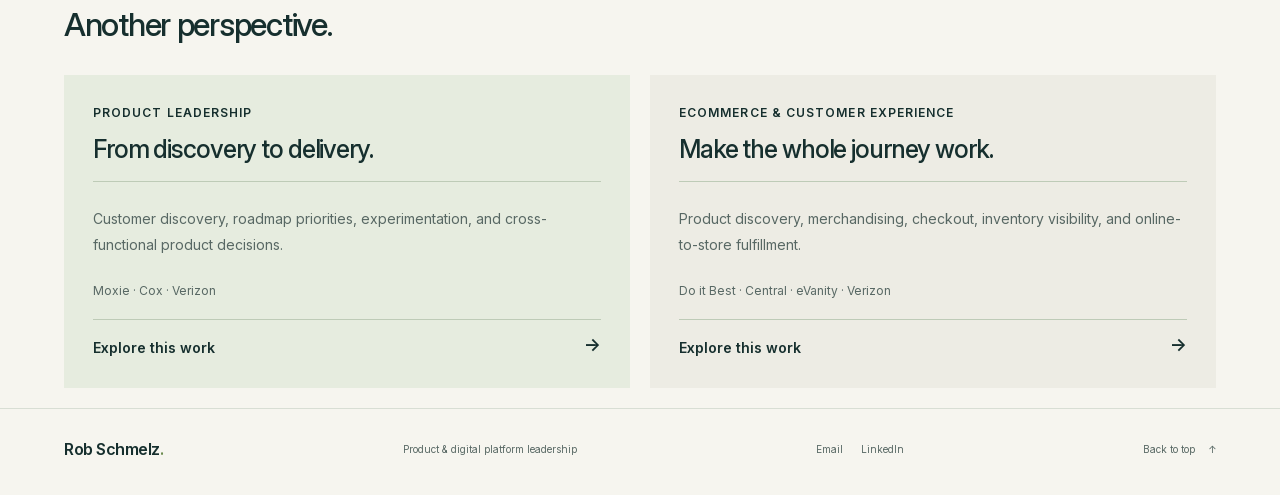
<file: digital-platforms.html>
<!doctype html>
<html lang="en"><head><meta charset="utf-8"><meta name="viewport" content="width=device-width, initial-scale=1"><meta name="theme-color" content="#153c3a"><meta name="description" content="Explore Rob Schmelz’s work in AEM modernization, author enablement, publishing governance, onsite search, self-service, and pre-launch AI product evaluation."><meta name="robots" content="index, follow"><link rel="canonical" href="https://rs-mandalorian.github.io/portfolio/digital-platforms.html"><meta property="og:title" content="Digital Platforms, CMS &amp; Author Enablement | Rob Schmelz"><meta property="og:description" content="Explore Rob Schmelz’s work in AEM modernization, author enablement, publishing governance, onsite search, self-service, and pre-launch AI product evaluation."><meta property="og:type" content="website"><meta property="og:url" content="https://rs-mandalorian.github.io/portfolio/digital-platforms.html"><title>Digital Platforms, CMS &amp; Author Enablement | Rob Schmelz</title><link rel="icon" href="./mark.svg" type="image/svg+xml"><link rel="stylesheet" href="./styles.css?v=portfolio-history-20261109"><script src="./app.js" defer></script></head>

<!-- Google tag (gtag.js) -->
<script async src="https://www.googletagmanager.com/gtag/js?id=G-S5VYJTQXDG"></script>
<script>
  window.dataLayer = window.dataLayer || [];
  function gtag(){dataLayer.push(arguments);}
  gtag('js', new Date());

  gtag('config', 'G-S5VYJTQXDG');
</script>

<body><a class="skip-link" href="#main">Skip to content</a><header class="site-header"><a class="wordmark" href="./index.html" aria-label="Rob Schmelz, home"><span class="monogram" aria-hidden="true">rs<span>.</span></span><span>Rob Schmelz</span></a><button class="menu-button" aria-expanded="false" aria-controls="navigation" hidden>Menu <span aria-hidden="true">+</span></button><nav id="navigation" aria-label="Main navigation"><a href="./product-leadership.html">Product leadership</a><a href="./digital-platforms.html" aria-current="page">Platforms &amp; web</a><a href="./ecommerce-customer-experience.html">Ecommerce &amp; CX</a></nav></header><main id="main"><section class="detail-hero section-shell" id="top" aria-labelledby="page-title"><div><a class="breadcrumb" href="./index.html">← All experience</a><p class="eyebrow">Digital platforms &amp; web strategy</p><h1 id="page-title">Make the platform needs clear.<br><em>Make the content reusable.</em></h1><p class="detail-intro">I translate content and platform needs into requirements for data structures, system behavior, and publishing workflows. My work includes field mappings, schema requirements, personalization rules, and the operating details that let teams maintain the experience after launch.</p><a class="text-link" href="#work">Explore selected work <span aria-hidden="true">↓</span></a></div><aside class="focus-panel" aria-label="Work covered on this page"><p class="eyebrow">A closer look</p><ol><li><svg class="section-check" viewBox="0 0 24 24" width="18" height="18" aria-hidden="true" focusable="false"><path d="M16.5 3.7a9 9 0 1 0 4 5.8" fill="none" stroke="currentColor" stroke-width="1.8" stroke-linecap="round"/><path d="m6.5 12.5 3.9 3.5L21 4" fill="none" stroke="currentColor" stroke-width="3" stroke-linecap="round" stroke-linejoin="round"/></svg><div><h2>Structure</h2><p>Define content relationships, field mappings, and schema requirements.</p></div></li><li><svg class="section-check" viewBox="0 0 24 24" width="18" height="18" aria-hidden="true" focusable="false"><path d="M16.5 3.7a9 9 0 1 0 4 5.8" fill="none" stroke="currentColor" stroke-width="1.8" stroke-linecap="round"/><path d="m6.5 12.5 3.9 3.5L21 4" fill="none" stroke="currentColor" stroke-width="3" stroke-linecap="round" stroke-linejoin="round"/></svg><div><h2>Specify</h2><p>Make data rules and expected platform behavior clear.</p></div></li><li><svg class="section-check" viewBox="0 0 24 24" width="18" height="18" aria-hidden="true" focusable="false"><path d="M16.5 3.7a9 9 0 1 0 4 5.8" fill="none" stroke="currentColor" stroke-width="1.8" stroke-linecap="round"/><path d="m6.5 12.5 3.9 3.5L21 4" fill="none" stroke="currentColor" stroke-width="3" stroke-linecap="round" stroke-linejoin="round"/></svg><div><h2>Operate</h2><p>Account for author workflows, approvals, and publishing governance.</p></div></li></ol></aside></section><section class="impact-highlights section-shell" id="impact" aria-labelledby="impact-title"><div class="impact-heading"><h2 class="eyebrow" id="impact-title">Impact highlights across Digital Platforms &amp; Web Strategy</h2></div><ol class="impact-grid"><li class="impact-card"><h3><strong>≈$1M</strong><span>in annual vendor cost eliminated</span></h3><p class="impact-description">Migrated 24,000 localized pages to AEM, with reusable content structures and publishing governance.</p><p class="impact-employer">Cox</p></li><li class="impact-card"><h3><strong>25.1%</strong><span>higher conversion</span></h3><p class="impact-description">Connected analytics, ERP, PIM, and advertising data in automation that improved commerce performance.</p><p class="impact-employer">Central Restaurant Products</p></li><li class="impact-card"><h3><strong>12%</strong><span>higher online bill success</span></h3><p class="impact-description">Took billing-and-payments discovery through requirements, approved designs, and released solutions. NPS also improved by five points.</p><p class="impact-employer">Moxie / Verizon</p></li><li class="impact-card"><h3><strong>14%</strong><span>more search clicks</span></h3><p class="impact-description">Improved residential support-content discovery through Yext enrichment across the top 250 search phrases.</p><p class="impact-employer">Cox</p></li></ol></section><section class="section-shell detail-work" id="work" aria-labelledby="work-title"><div class="section-heading"><div><p class="eyebrow">Selected work</p><h2 id="work-title">From platform structure<br>to <em>everyday use.</em></h2></div><p>Work at Cox connecting the content customers see with the platforms and workflows teams use to maintain it.</p></div><article class="case case-featured">
        <div class="case-overview"><div class="case-meta"><span>Cox Communications</span><span>Platform modernization</span></div><h3>Give localized content<br>a better foundation.</h3><p>I led the migration of approximately 24,000 localized pages from Yext to Adobe Experience Manager, bringing content, data, and publishing requirements into a reusable structure.</p><div class="case-outcome"><strong>≈$1M</strong><span>in annual vendor cost eliminated</span></div></div>
        <div class="case-story"><p class="eyebrow">What I owned</p><h4>The product decisions that make reuse possible.</h4><p>The source data included duplicate or potentially conflicting information. Moving it into reusable content structures required decisions about how the data should fit together.</p><p>I decided how the source data should map into the new content structures, considering recommendations from systems integration developers. I defined field mappings and schema requirements, cleansed migration data, and recreated personalization rules for the new experience. Those decisions made content creation and management more repeatable and reduced inconsistent data variations.</p><p>I collaborated on the content models, owned the project's content fragments, and managed the library's scope, approvals, supported features, and change governance.</p><div class="library-counts library-counts-fragments"><div><strong>4</strong><span>content models</span></div><div><strong>35</strong><span>content fragments</span></div><div><strong>66</strong><span>reusable experience fragments</span></div><div><strong>12</strong><span>existing experience fragments reused</span></div></div><p>Author enablement was part of the migration work. I owned the AEM publishing workflows for the 24,000-page migration, and authors, editors, and publishers participated in discovery, usability reviews, and acceptance testing.</p><details><summary>More about the work <span aria-hidden="true">+</span></summary><div class="detail-copy"><p>I created a SQL database to ingest and normalize Yext Knowledge Graph data. That gave the team a repeatable source for AEM content structures.</p><p>I co-defined the AEM structures with technical partners, wrote user stories and acceptance criteria, and coordinated phased releases designed to protect revenue continuity.</p><p>As I standardized visualization, documentation, and delivery workflows using Figma and FigJam, the projected delivery timeline fell from approximately two years to one.</p></div></details></div>
      </article><div class="case-pair"><article class="case case-search"><div class="case-meta"><span>Cox Communications</span><span>Search &amp; discovery</span></div><h3>Make the next<br>search more useful.</h3><p>I owned B2B onsite search product work in Yext, using intent mapping, relevance tuning, analytics, and improvements to results for poorly performing queries.</p><div class="case-outcome"><strong>+31%</strong><span>B2B search click-through rate</span></div><details><summary>More about the work <span aria-hidden="true">+</span></summary><div class="detail-copy"><p>In a separate residential search initiative, I identified high-volume phrases that weren't surfacing the right support content. I updated daily Yext ingestion rules to add supplemental search terms to a newly indexed field.</p><p>I expanded the rules to cover the top 250 search phrases, increasing residential search clicks by 14%.</p></div></details></article><article class="case case-fulfillment"><div class="case-meta"><span>Cox Communications</span><span>B2B self-service</span></div><h3>Give customers a useful<br>answer and a next step.</h3><p>I led Cox's first B2B chatbot and knowledge base. I established the sales intent structure, created intents and responses, trained support partners, and integrated personalization data for contextual experiences.</p><div class="case-outcome"><strong>+30%</strong><span>self-service resolution</span></div><details><summary>What changed after launch <span aria-hidden="true">+</span></summary><div class="detail-copy"><p>The B2B chatbot diverted 25% of support inquiries. I used post-launch feedback to reprioritize escalation paths and improve responses about service pricing and availability.</p><p>In a separate residential chatbot initiative, I led the vendor migration from Creative Virtual to LogMeIn / Nanorep. That work increased engagement by 12% and reduced support demand by 22%.</p></div></details></article></div></section><section class="section-shell narrative-section" aria-labelledby="ai-evaluation"><div><p class="eyebrow">Cox / AI product evaluation</p><h2 id="ai-evaluation">Evaluate generative search before launch.</h2></div><div class="narrative-copy"><p>Before leaving Cox, I worked on product evaluation for a Google Gemini generative-search initiative. I defined and tuned prompts, context instructions, and response examples, and set product requirements for source attribution, fallback behavior, and human review. This was pre-launch work; the restricted launch occurred after I left.</p></div></section><section class="section-shell narrative-section" aria-labelledby="operations-title"><div><p class="eyebrow">Cox / Content operations</p><h2 id="operations-title">Improve the work<br><em>behind the page.</em></h2></div><div class="narrative-copy"><p>I established prioritization, backlog management, Ways of Working, and a Definition of Done for content work. I built automated intake and ticketing workflows using Asana and Flowsana to capture, route, and monitor requests.</p><p>Non-development content deployments accelerated by 33% for three consecutive years. Development-related release times fell by 35%, and annual B2B digital content updates increased by 36%.</p></div></section><section class="section-shell related-section" aria-labelledby="related-title"><p class="eyebrow">More of my work</p><h2 id="related-title">Another perspective.</h2><div class="area-grid related-grid"><article class="area-card"><div class="area-header"><div><p class="eyebrow">Product leadership</p><h3>From discovery to delivery.</h3></div></div><p class="area-description">Customer discovery, roadmap priorities, experimentation, and cross-functional product decisions.</p><span class="area-employers">Moxie · Cox · Verizon</span><a class="area-link" href="./product-leadership.html">Explore this work <span aria-hidden="true">→</span></a></article><article class="area-card"><div class="area-header"><div><p class="eyebrow">Ecommerce &amp; customer experience</p><h3>Make the whole journey work.</h3></div></div><p class="area-description">Product discovery, merchandising, checkout, inventory visibility, and online-to-store fulfillment.</p><span class="area-employers">Do it Best · Central · eVanity · Verizon</span><a class="area-link" href="./ecommerce-customer-experience.html">Explore this work <span aria-hidden="true">→</span></a></article></div></section></main><footer class="site-footer section-shell"><a class="footer-name" href="#top">Rob Schmelz<span aria-hidden="true">.</span></a><p>Product &amp; digital platform leadership</p><div class="footer-links"><a href="mailto:rob.schmelz+portfolio@gmail.com">Email</a><a href="https://www.linkedin.com/in/robschmelz/" target="_blank" rel="noopener noreferrer">LinkedIn</a></div><a href="#top">Back to top <span aria-hidden="true">↑</span></a></footer></body></html>
</file>
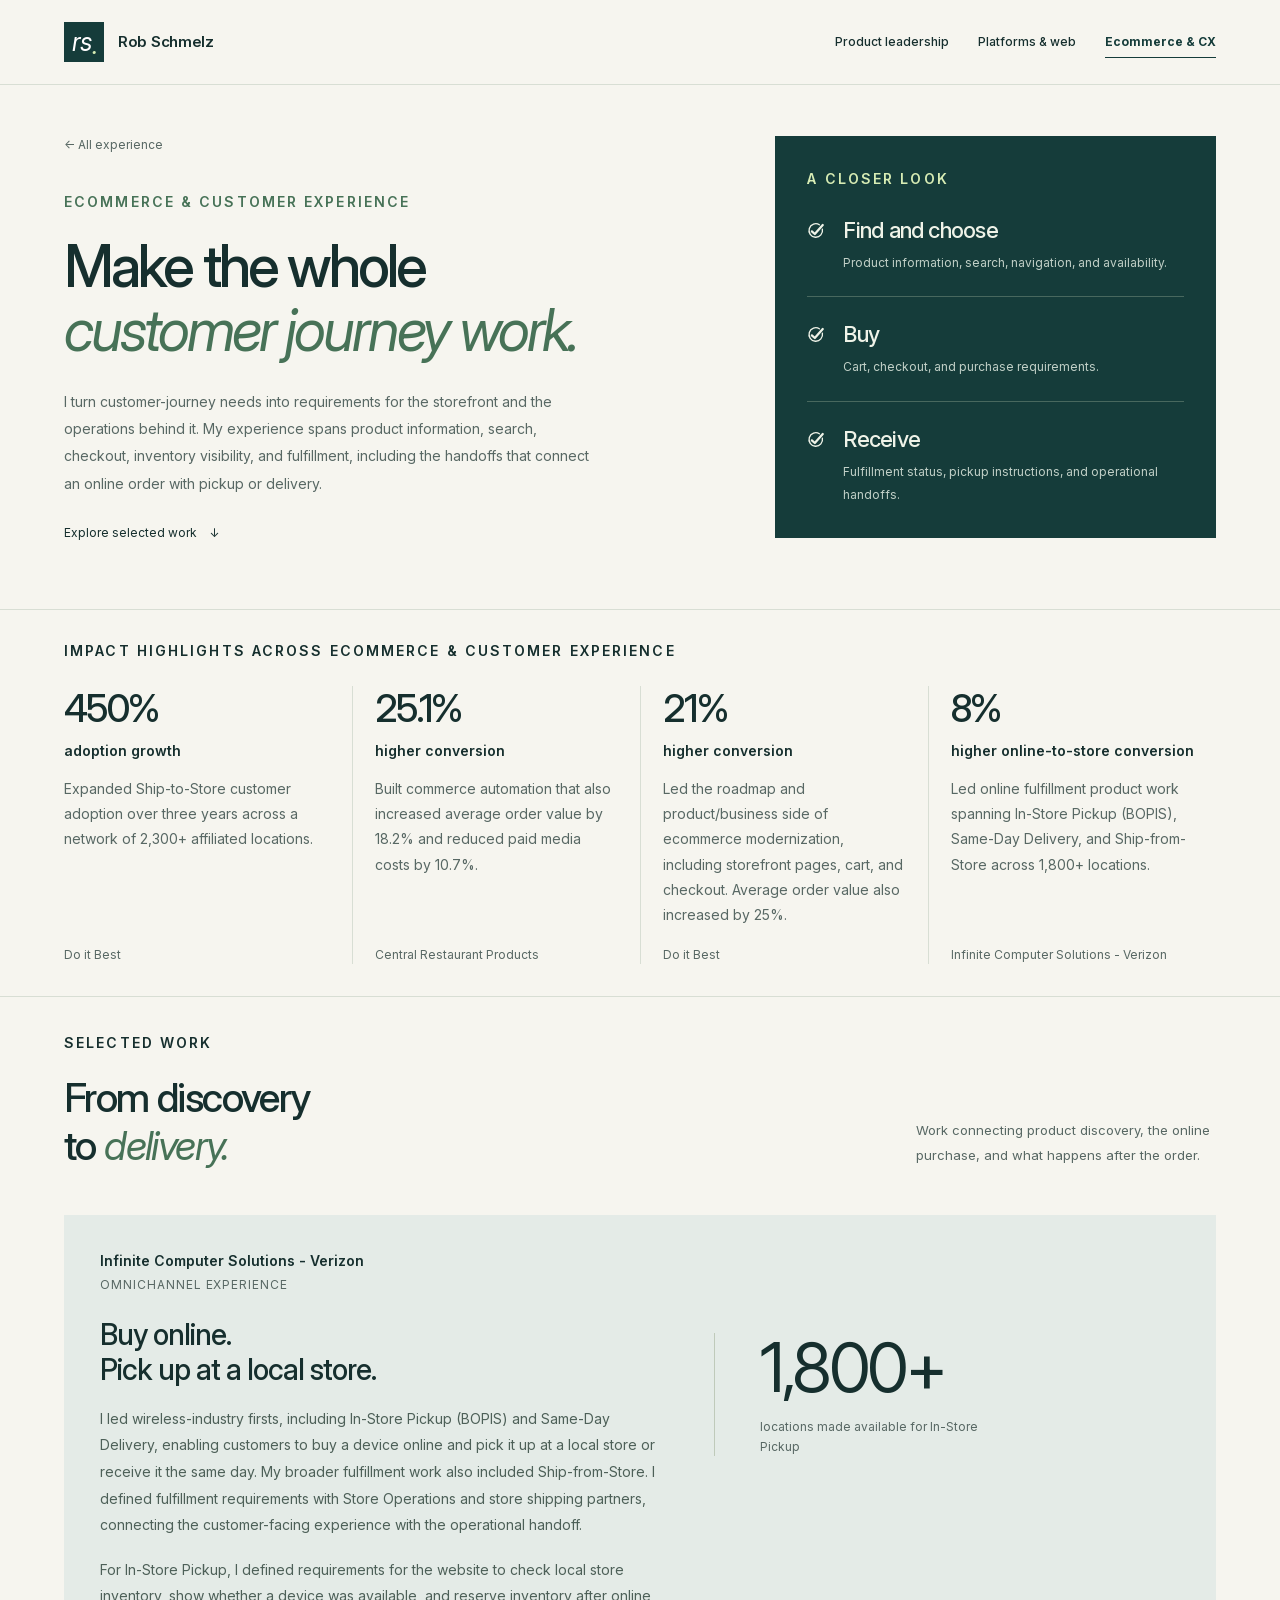
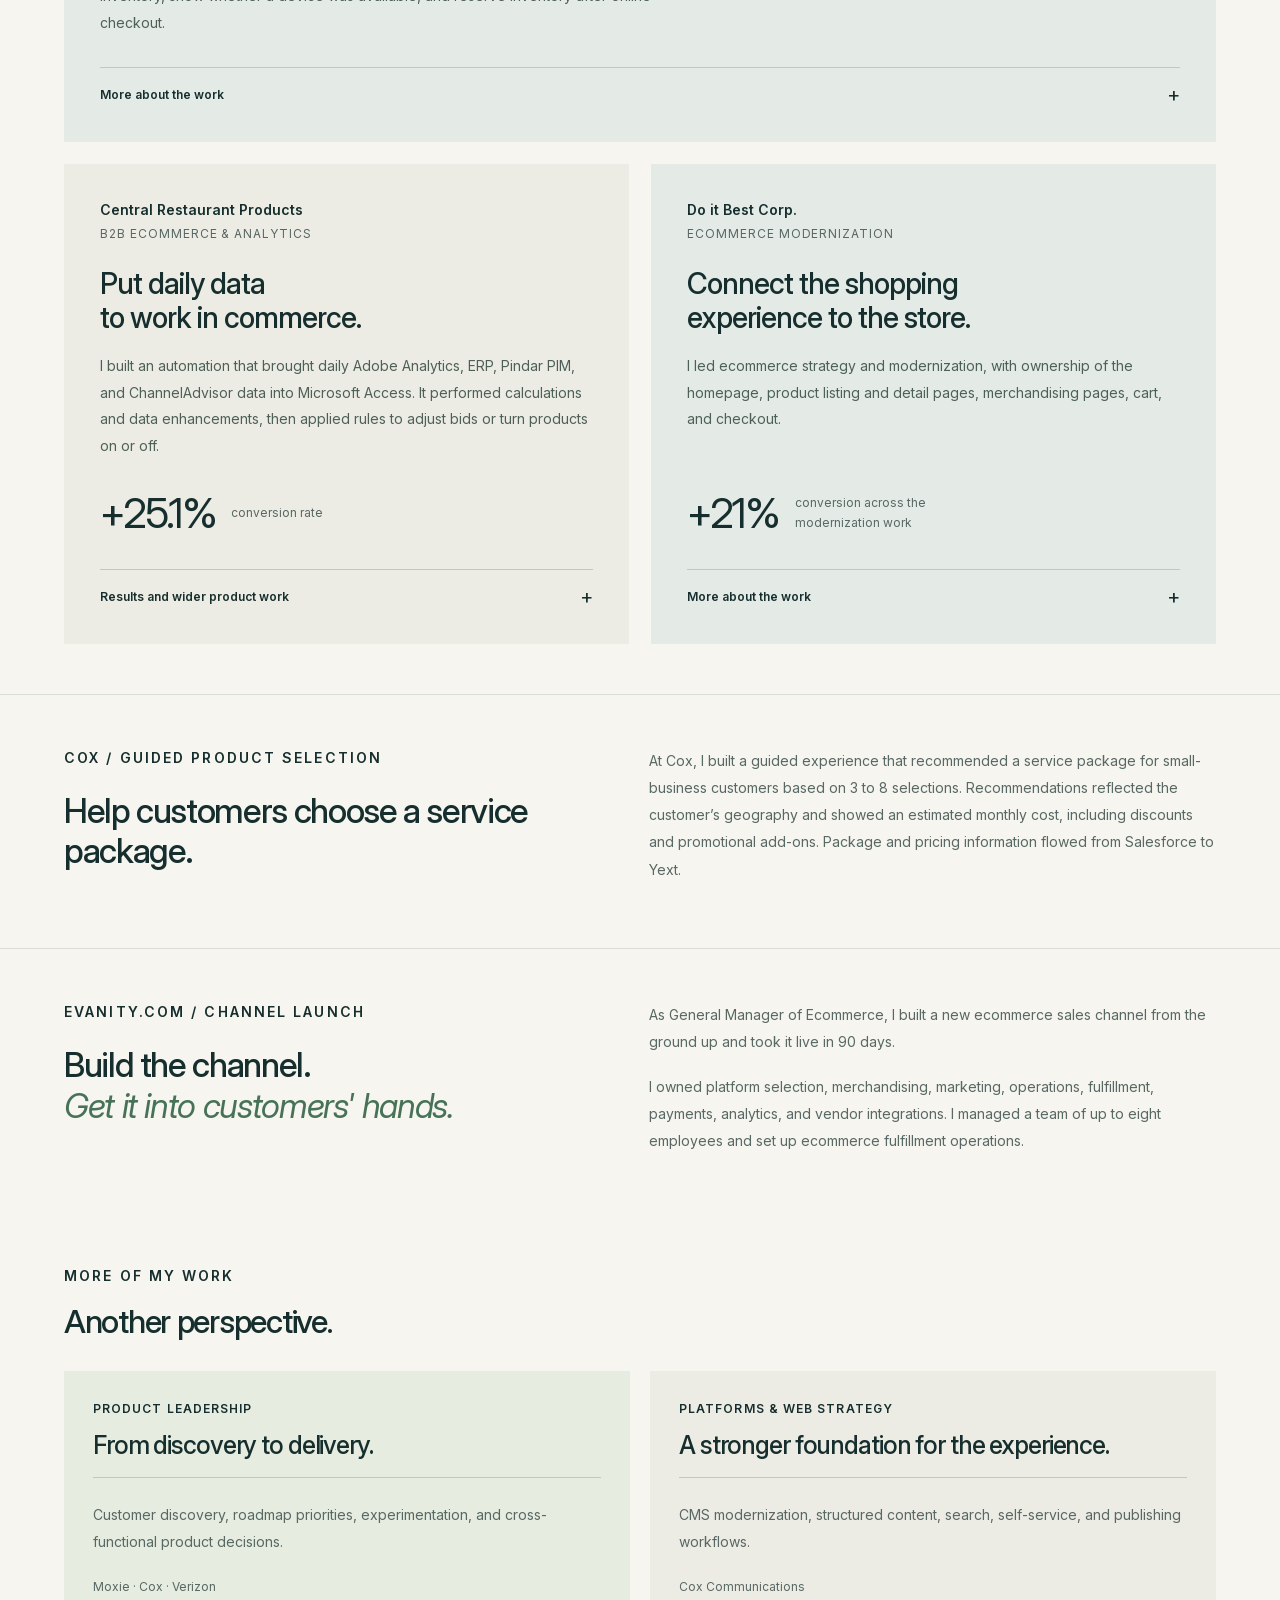
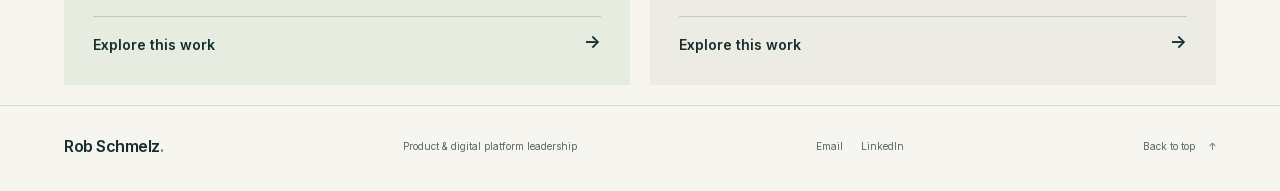
<file: ecommerce-customer-experience.html>
<!doctype html>
<html lang="en"><head><meta charset="utf-8"><meta name="viewport" content="width=device-width, initial-scale=1"><meta name="theme-color" content="#153c3a"><meta name="description" content="Explore Rob Schmelz’s ecommerce work across product catalogs, guided selection, checkout, and In-Store Pickup (BOPIS), with verified business results."><meta name="robots" content="index, follow"><link rel="canonical" href="https://rs-mandalorian.github.io/portfolio/ecommerce-customer-experience.html"><meta property="og:title" content="Ecommerce, Product Discovery &amp; Customer Experience | Rob Schmelz"><meta property="og:description" content="Explore Rob Schmelz’s ecommerce work across product catalogs, guided selection, checkout, and In-Store Pickup (BOPIS), with verified business results."><meta property="og:type" content="website"><meta property="og:url" content="https://rs-mandalorian.github.io/portfolio/ecommerce-customer-experience.html"><title>Ecommerce, Product Discovery &amp; Customer Experience | Rob Schmelz</title><link rel="icon" href="./mark.svg" type="image/svg+xml"><link rel="stylesheet" href="./styles.css?v=portfolio-history-20261109"><script src="./app.js" defer></script></head>

<!-- Google tag (gtag.js) -->
<script async src="https://www.googletagmanager.com/gtag/js?id=G-S5VYJTQXDG"></script>
<script>
  window.dataLayer = window.dataLayer || [];
  function gtag(){dataLayer.push(arguments);}
  gtag('js', new Date());

  gtag('config', 'G-S5VYJTQXDG');
</script>

<body><a class="skip-link" href="#main">Skip to content</a><header class="site-header"><a class="wordmark" href="./index.html" aria-label="Rob Schmelz, home"><span class="monogram" aria-hidden="true">rs<span>.</span></span><span>Rob Schmelz</span></a><button class="menu-button" aria-expanded="false" aria-controls="navigation" hidden>Menu <span aria-hidden="true">+</span></button><nav id="navigation" aria-label="Main navigation"><a href="./product-leadership.html">Product leadership</a><a href="./digital-platforms.html">Platforms &amp; web</a><a href="./ecommerce-customer-experience.html" aria-current="page">Ecommerce &amp; CX</a></nav></header><main id="main"><section class="detail-hero section-shell" id="top" aria-labelledby="page-title"><div><a class="breadcrumb" href="./index.html">← All experience</a><p class="eyebrow">Ecommerce &amp; customer experience</p><h1 id="page-title">Make the whole<br><em>customer journey work.</em></h1><p class="detail-intro">I turn customer-journey needs into requirements for the storefront and the operations behind it. My experience spans product information, search, checkout, inventory visibility, and fulfillment, including the handoffs that connect an online order with pickup or delivery.</p><a class="text-link" href="#work">Explore selected work <span aria-hidden="true">↓</span></a></div><aside class="focus-panel" aria-label="Work covered on this page"><p class="eyebrow">A closer look</p><ol><li><svg class="section-check" viewBox="0 0 24 24" width="18" height="18" aria-hidden="true" focusable="false"><path d="M16.5 3.7a9 9 0 1 0 4 5.8" fill="none" stroke="currentColor" stroke-width="1.8" stroke-linecap="round"/><path d="m6.5 12.5 3.9 3.5L21 4" fill="none" stroke="currentColor" stroke-width="3" stroke-linecap="round" stroke-linejoin="round"/></svg><div><h2>Find and choose</h2><p>Product information, search, navigation, and availability.</p></div></li><li><svg class="section-check" viewBox="0 0 24 24" width="18" height="18" aria-hidden="true" focusable="false"><path d="M16.5 3.7a9 9 0 1 0 4 5.8" fill="none" stroke="currentColor" stroke-width="1.8" stroke-linecap="round"/><path d="m6.5 12.5 3.9 3.5L21 4" fill="none" stroke="currentColor" stroke-width="3" stroke-linecap="round" stroke-linejoin="round"/></svg><div><h2>Buy</h2><p>Cart, checkout, and purchase requirements.</p></div></li><li><svg class="section-check" viewBox="0 0 24 24" width="18" height="18" aria-hidden="true" focusable="false"><path d="M16.5 3.7a9 9 0 1 0 4 5.8" fill="none" stroke="currentColor" stroke-width="1.8" stroke-linecap="round"/><path d="m6.5 12.5 3.9 3.5L21 4" fill="none" stroke="currentColor" stroke-width="3" stroke-linecap="round" stroke-linejoin="round"/></svg><div><h2>Receive</h2><p>Fulfillment status, pickup instructions, and operational handoffs.</p></div></li></ol></aside></section><section class="impact-highlights section-shell" id="impact" aria-labelledby="impact-title"><div class="impact-heading"><h2 class="eyebrow" id="impact-title">Impact highlights across ecommerce &amp; Customer experience</h2></div><ol class="impact-grid"><li class="impact-card"><h3><strong>450%</strong><span>adoption growth</span></h3><p class="impact-description">Expanded Ship-to-Store customer adoption over three years across a network of 2,300+ affiliated locations.</p><p class="impact-employer">Do it Best</p></li><li class="impact-card"><h3><strong>25.1%</strong><span>higher conversion</span></h3><p class="impact-description">Built commerce automation that also increased average order value by 18.2% and reduced paid media costs by 10.7%.</p><p class="impact-employer">Central Restaurant Products</p></li><li class="impact-card"><h3><strong>21%</strong><span>higher conversion</span></h3><p class="impact-description">Led the roadmap and product/business side of ecommerce modernization, including storefront pages, cart, and checkout. Average order value also increased by 25%.</p><p class="impact-employer">Do it Best</p></li><li class="impact-card"><h3><strong>8%</strong><span>higher online-to-store conversion</span></h3><p class="impact-description">Led online fulfillment product work spanning In-Store Pickup (BOPIS), Same-Day Delivery, and Ship-from-Store across 1,800+ locations.</p><p class="impact-employer">Infinite Computer Solutions - Verizon</p></li></ol></section><section class="section-shell detail-work" id="work" aria-labelledby="work-title"><div class="section-heading"><div><p class="eyebrow">Selected work</p><h2 id="work-title">From discovery<br>to <em>delivery.</em></h2></div><p>Work connecting product discovery, the online purchase, and what happens after the order.</p></div><article class="case fulfillment-feature" id="fulfillment-work"><div class="case-meta"><span>Infinite Computer Solutions - Verizon</span><span>Omnichannel experience</span></div><h3>Buy online.<br>Pick up at a local store.</h3><p>I led wireless-industry firsts, including In-Store Pickup (BOPIS) and Same-Day Delivery, enabling customers to buy a device online and pick it up at a local store or receive it the same day. My broader fulfillment work also included Ship-from-Store. I defined fulfillment requirements with Store Operations and store shipping partners, connecting the customer-facing experience with the operational handoff.</p><p>For In-Store Pickup, I defined requirements for the website to check local store inventory, show whether a device was available, and reserve inventory after online checkout.</p><div class="case-outcome"><strong>1,800+</strong><span>locations made available for In-Store Pickup</span></div><details><summary>More about the work <span aria-hidden="true">+</span></summary><div class="detail-copy"><p>I owned the online business aspects and coordinated launch readiness across technology, Store Operations, marketing, logistics, analytics, and other partners.</p><p>For In-Store Pickup, I recommended customer-facing order and pickup status states and finalized them jointly with store-side counterparts. The requirements covered pickup readiness timing, pickup windows, pickup requirements, and arrival instructions, with status notifications through email and SMS.</p><p>The work increased online-to-store conversion by 8%. I also designed In-Store Pickup A/B tests in Monetate, from hypotheses and sample size through results and ship recommendations.</p></div></details></article><div class="case-pair"><article class="case case-search"><div class="case-meta"><span>Central Restaurant Products</span><span>B2B ecommerce &amp; analytics</span></div><h3>Put daily data<br>to work in commerce.</h3><p>I built an automation that brought daily Adobe Analytics, ERP, Pindar PIM, and ChannelAdvisor data into Microsoft Access. It performed calculations and data enhancements, then applied rules to adjust bids or turn products on or off.</p><div class="case-outcome"><strong>+25.1%</strong><span>conversion rate</span></div><details><summary>Results and wider product work <span aria-hidden="true">+</span></summary><div class="detail-copy"><p>The automation also increased average order value by 18.2% and reduced paid media costs by 10.7%.</p><p>My wider ecommerce scope included Pindar catalog integration, product attributes and taxonomy, Nextopia search, and abandoned-cart recovery using Adobe Analytics and Delivra.</p><p>At Central Restaurant Products, I owned online new-item setup, SKU changes, discontinuation, and retirement. I also tracked catalog completeness and publishing errors.</p></div></details></article><article class="case case-fulfillment"><div class="case-meta"><span>Do it Best Corp.</span><span>Ecommerce modernization</span></div><h3>Connect the shopping<br>experience to the store.</h3><p>I led ecommerce strategy and modernization, with ownership of the homepage, product listing and detail pages, merchandising pages, cart, and checkout.</p><div class="case-outcome"><strong>+21%</strong><span>conversion across the modernization work</span></div><details><summary>More about the work <span aria-hidden="true">+</span></summary><div class="detail-copy"><p>The work increased average order value and online traffic by 25% each. I implemented Endeca and guided navigation and directed re-platform work from the product and business side.</p><p>In the Ship-to-Store work, I owned the digital experience and associated post-purchase communications. Customer adoption increased 450% over three years across a network of more than 2,300 affiliated retail locations.</p></div></details></article></div></section><section class="section-shell narrative-section" aria-labelledby="guided-selection"><div><p class="eyebrow">Cox / Guided product selection</p><h2 id="guided-selection">Help customers choose a service package.</h2></div><div class="narrative-copy"><p>At Cox, I built a guided experience that recommended a service package for small-business customers based on 3 to 8 selections. Recommendations reflected the customer’s geography and showed an estimated monthly cost, including discounts and promotional add-ons. Package and pricing information flowed from Salesforce to Yext.</p></div></section><section class="section-shell narrative-section" aria-labelledby="launch-title"><div><p class="eyebrow">eVanity.com / Channel launch</p><h2 id="launch-title">Build the channel.<br><em>Get it into customers' hands.</em></h2></div><div class="narrative-copy"><p>As General Manager of Ecommerce, I built a new ecommerce sales channel from the ground up and took it live in 90 days.</p><p>I owned platform selection, merchandising, marketing, operations, fulfillment, payments, analytics, and vendor integrations. I managed a team of up to eight employees and set up ecommerce fulfillment operations.</p></div></section><section class="section-shell related-section" aria-labelledby="related-title"><p class="eyebrow">More of my work</p><h2 id="related-title">Another perspective.</h2><div class="area-grid related-grid"><article class="area-card"><div class="area-header"><div><p class="eyebrow">Product leadership</p><h3>From discovery to delivery.</h3></div></div><p class="area-description">Customer discovery, roadmap priorities, experimentation, and cross-functional product decisions.</p><span class="area-employers">Moxie · Cox · Verizon</span><a class="area-link" href="./product-leadership.html">Explore this work <span aria-hidden="true">→</span></a></article><article class="area-card"><div class="area-header"><div><p class="eyebrow">Platforms &amp; web strategy</p><h3>A stronger foundation for the experience.</h3></div></div><p class="area-description">CMS modernization, structured content, search, self-service, and publishing workflows.</p><span class="area-employers">Cox Communications</span><a class="area-link" href="./digital-platforms.html">Explore this work <span aria-hidden="true">→</span></a></article></div></section></main><footer class="site-footer section-shell"><a class="footer-name" href="#top">Rob Schmelz<span aria-hidden="true">.</span></a><p>Product &amp; digital platform leadership</p><div class="footer-links"><a href="mailto:rob.schmelz+portfolio@gmail.com">Email</a><a href="https://www.linkedin.com/in/robschmelz/" target="_blank" rel="noopener noreferrer">LinkedIn</a></div><a href="#top">Back to top <span aria-hidden="true">↑</span></a></footer></body></html>
</file>
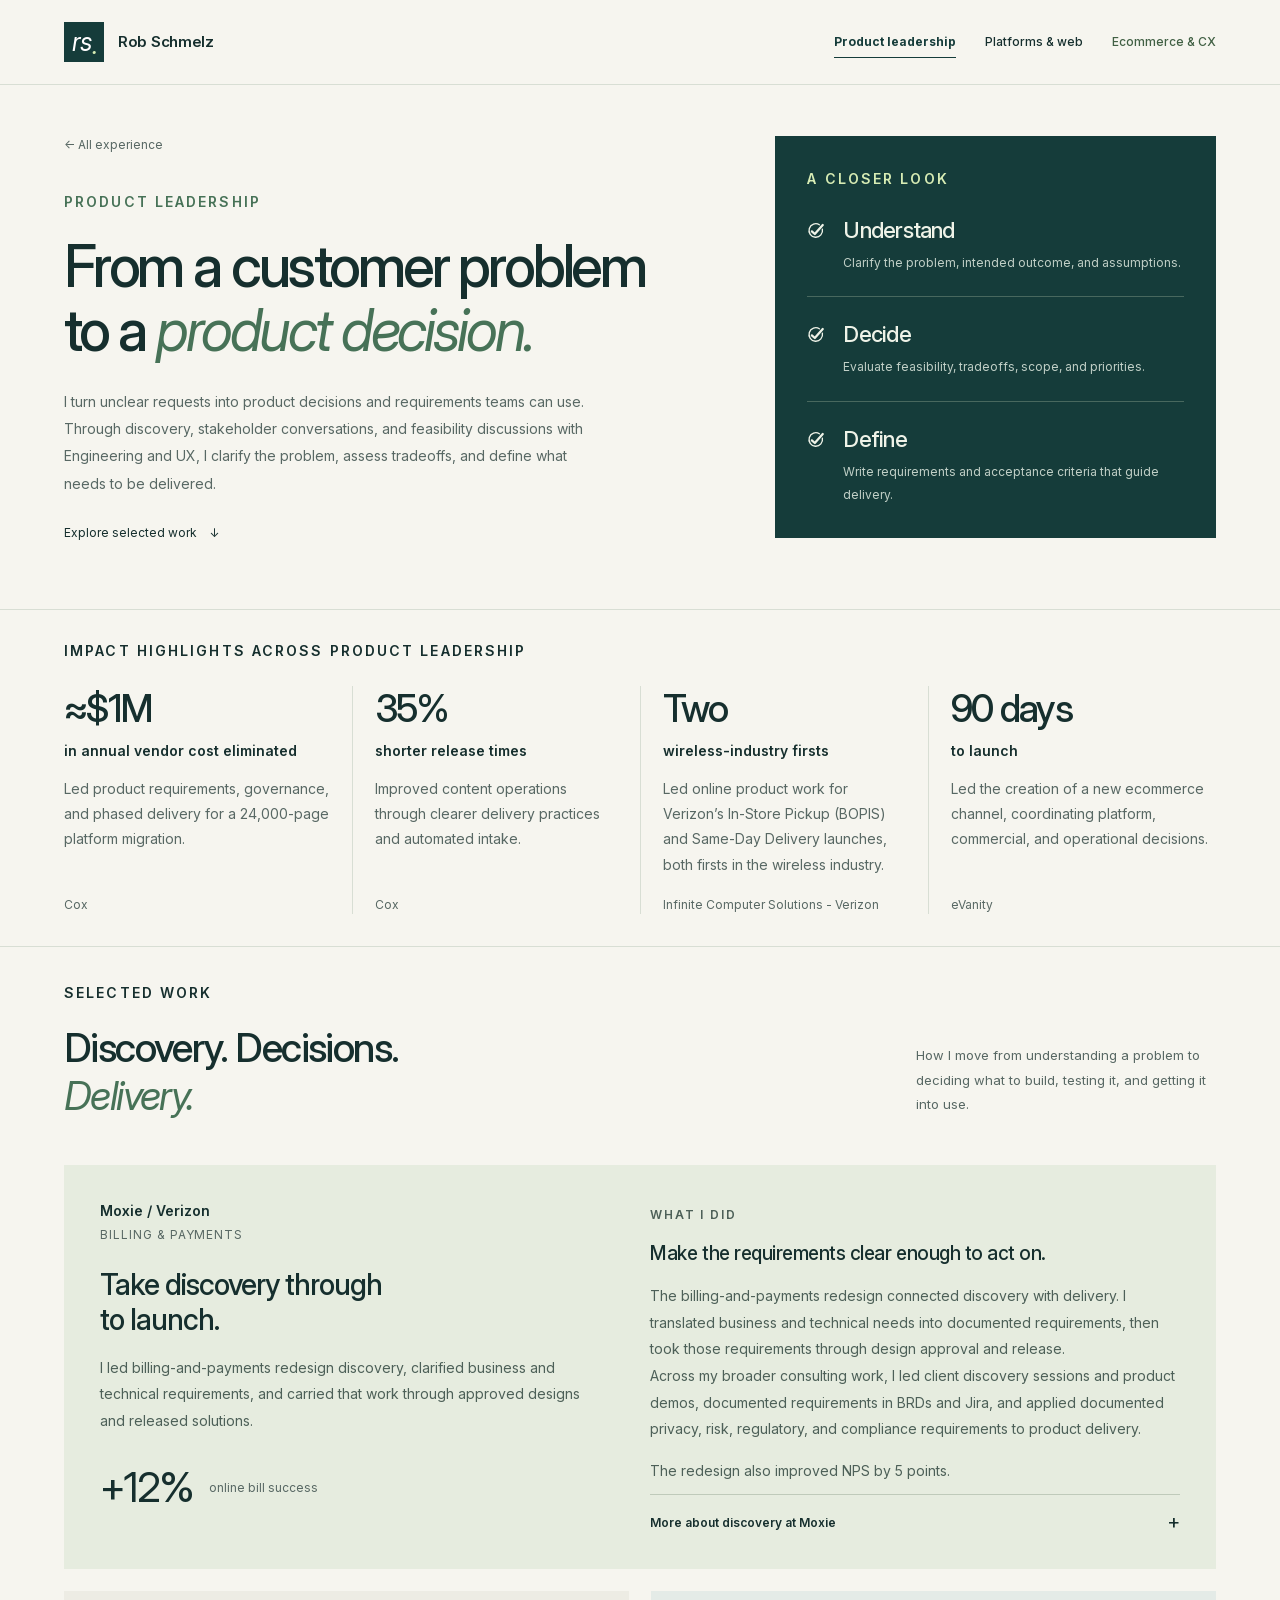
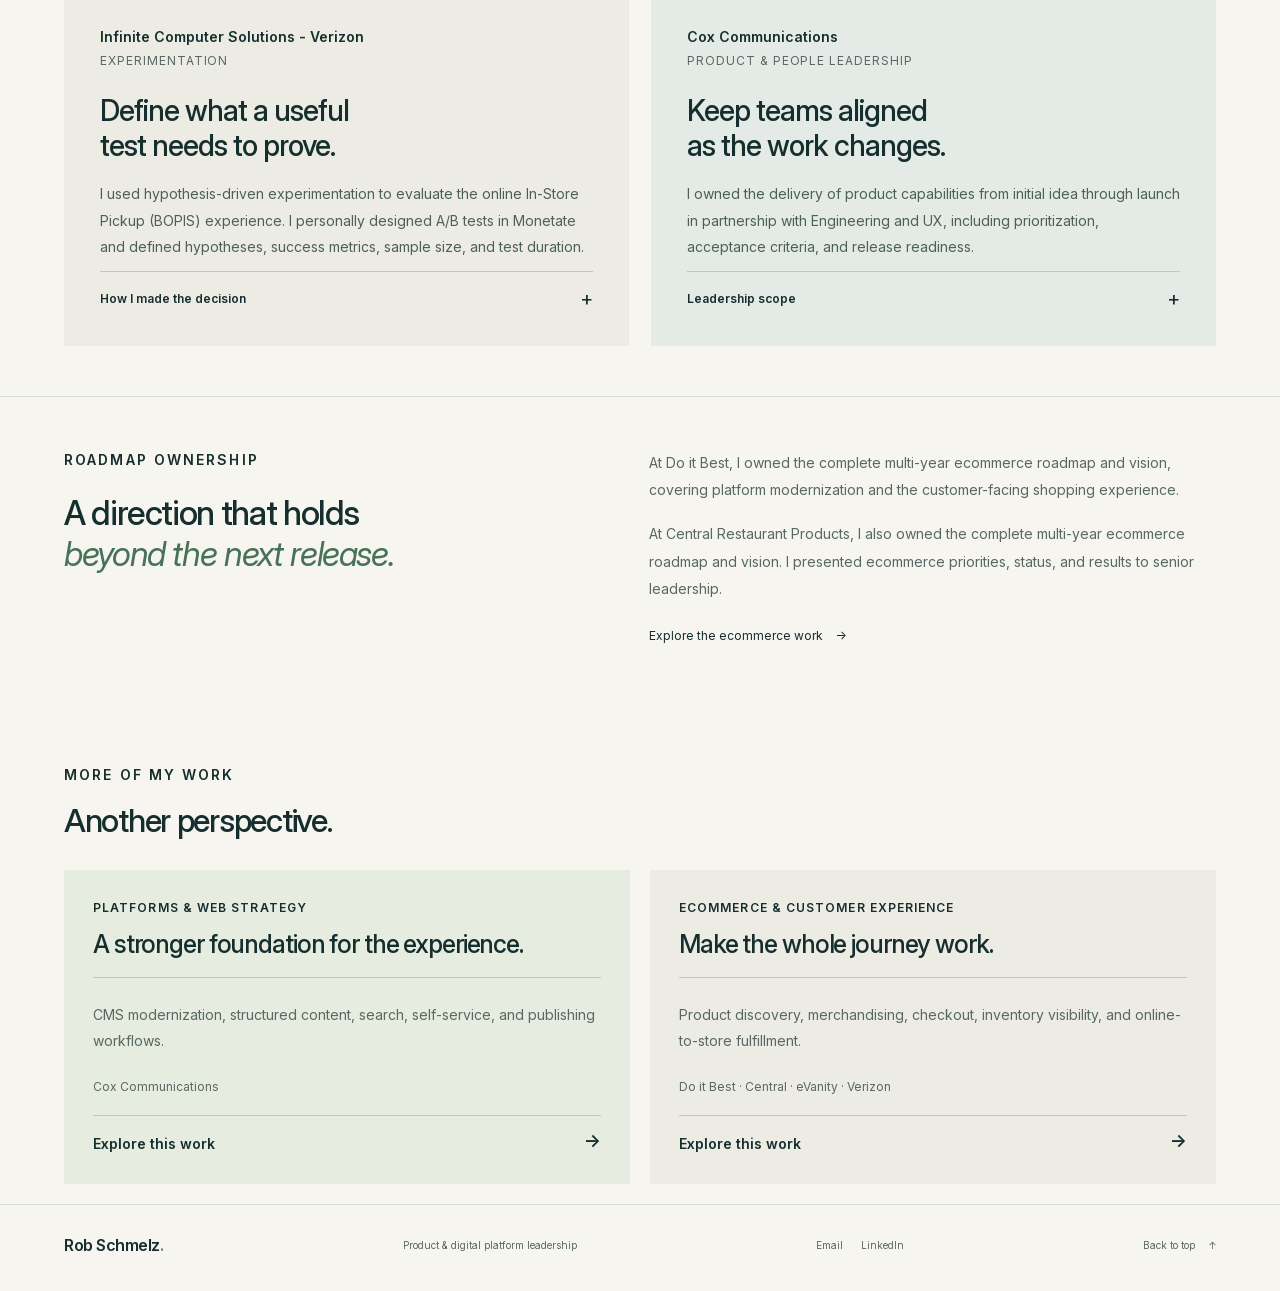
<file: product-leadership.html>
<!doctype html>
<html lang="en"><head><meta charset="utf-8"><meta name="viewport" content="width=device-width, initial-scale=1"><meta name="theme-color" content="#153c3a"><meta name="description" content="See how Rob Schmelz clarifies ambiguous requests, leads product discovery, prioritizes roadmaps, and uses experimentation to guide product decisions."><meta name="robots" content="index, follow"><link rel="canonical" href="https://rs-mandalorian.github.io/portfolio/product-leadership.html"><meta property="og:title" content="Product Leadership &amp; Discovery | Rob Schmelz"><meta property="og:description" content="See how Rob Schmelz clarifies ambiguous requests, leads product discovery, prioritizes roadmaps, and uses experimentation to guide product decisions."><meta property="og:type" content="website"><meta property="og:url" content="https://rs-mandalorian.github.io/portfolio/product-leadership.html"><title>Product Leadership &amp; Discovery | Rob Schmelz</title><link rel="icon" href="./mark.svg" type="image/svg+xml"><link rel="stylesheet" href="./styles.css?v=portfolio-history-20261109"><script src="./app.js" defer></script></head>

<!-- Google tag (gtag.js) -->
<script async src="https://www.googletagmanager.com/gtag/js?id=G-S5VYJTQXDG"></script>
<script>
  window.dataLayer = window.dataLayer || [];
  function gtag(){dataLayer.push(arguments);}
  gtag('js', new Date());

  gtag('config', 'G-S5VYJTQXDG');
</script>

<body><a class="skip-link" href="#main">Skip to content</a><header class="site-header"><a class="wordmark" href="./index.html" aria-label="Rob Schmelz, home"><span class="monogram" aria-hidden="true">rs<span>.</span></span><span>Rob Schmelz</span></a><button class="menu-button" aria-expanded="false" aria-controls="navigation" hidden>Menu <span aria-hidden="true">+</span></button><nav id="navigation" aria-label="Main navigation"><a href="./product-leadership.html" aria-current="page">Product leadership</a><a href="./digital-platforms.html">Platforms &amp; web</a><a href="./ecommerce-customer-experience.html">Ecommerce &amp; CX</a></nav></header><main id="main"><section class="detail-hero section-shell" id="top" aria-labelledby="page-title"><div><a class="breadcrumb" href="./index.html">← All experience</a><p class="eyebrow">Product leadership</p><h1 id="page-title">From a customer problem<br>to a <em>product decision.</em></h1><p class="detail-intro">I turn unclear requests into product decisions and requirements teams can use. Through discovery, stakeholder conversations, and feasibility discussions with Engineering and UX, I clarify the problem, assess tradeoffs, and define what needs to be delivered.</p><a class="text-link" href="#work">Explore selected work <span aria-hidden="true">↓</span></a></div><aside class="focus-panel" aria-label="Work covered on this page"><p class="eyebrow">A closer look</p><ol><li><svg class="section-check" viewBox="0 0 24 24" width="18" height="18" aria-hidden="true" focusable="false"><path d="M16.5 3.7a9 9 0 1 0 4 5.8" fill="none" stroke="currentColor" stroke-width="1.8" stroke-linecap="round"/><path d="m6.5 12.5 3.9 3.5L21 4" fill="none" stroke="currentColor" stroke-width="3" stroke-linecap="round" stroke-linejoin="round"/></svg><div><h2>Understand</h2><p>Clarify the problem, intended outcome, and assumptions.</p></div></li><li><svg class="section-check" viewBox="0 0 24 24" width="18" height="18" aria-hidden="true" focusable="false"><path d="M16.5 3.7a9 9 0 1 0 4 5.8" fill="none" stroke="currentColor" stroke-width="1.8" stroke-linecap="round"/><path d="m6.5 12.5 3.9 3.5L21 4" fill="none" stroke="currentColor" stroke-width="3" stroke-linecap="round" stroke-linejoin="round"/></svg><div><h2>Decide</h2><p>Evaluate feasibility, tradeoffs, scope, and priorities.</p></div></li><li><svg class="section-check" viewBox="0 0 24 24" width="18" height="18" aria-hidden="true" focusable="false"><path d="M16.5 3.7a9 9 0 1 0 4 5.8" fill="none" stroke="currentColor" stroke-width="1.8" stroke-linecap="round"/><path d="m6.5 12.5 3.9 3.5L21 4" fill="none" stroke="currentColor" stroke-width="3" stroke-linecap="round" stroke-linejoin="round"/></svg><div><h2>Define</h2><p>Write requirements and acceptance criteria that guide delivery.</p></div></li></ol></aside></section><section class="impact-highlights section-shell" id="impact" aria-labelledby="impact-title"><div class="impact-heading"><h2 class="eyebrow" id="impact-title">Impact highlights across product leadership</h2></div><ol class="impact-grid"><li class="impact-card"><h3><strong>≈$1M</strong><span>in annual vendor cost eliminated</span></h3><p class="impact-description">Led product requirements, governance, and phased delivery for a 24,000-page platform migration.</p><p class="impact-employer">Cox</p></li><li class="impact-card"><h3><strong>35%</strong><span>shorter release times</span></h3><p class="impact-description">Improved content operations through clearer delivery practices and automated intake.</p><p class="impact-employer">Cox</p></li><li class="impact-card"><h3><strong>Two</strong><span>wireless-industry firsts</span></h3><p class="impact-description">Led online product work for Verizon’s In-Store Pickup (BOPIS) and Same-Day Delivery launches, both firsts in the wireless industry.</p><p class="impact-employer">Infinite Computer Solutions - Verizon</p></li><li class="impact-card"><h3><strong>90 days</strong><span>to launch</span></h3><p class="impact-description">Led the creation of a new ecommerce channel, coordinating platform, commercial, and operational decisions.</p><p class="impact-employer">eVanity</p></li></ol></section><section class="section-shell detail-work" id="work" aria-labelledby="work-title"><div class="section-heading"><div><p class="eyebrow">Selected work</p><h2 id="work-title">Discovery. Decisions.<br><em>Delivery.</em></h2></div><p>How I move from understanding a problem to deciding what to build, testing it, and getting it into use.</p></div><article class="case case-featured"><div class="case-overview"><div class="case-meta"><span>Moxie / Verizon</span><span>Billing &amp; payments</span></div><h3>Take discovery through<br>to launch.</h3><p>I led billing-and-payments redesign discovery, clarified business and technical requirements, and carried that work through approved designs and released solutions.</p><div class="case-outcome"><strong>+12%</strong><span>online bill success</span></div></div><div class="case-story"><p class="eyebrow">What I did</p><h4>Make the requirements clear enough to act on.</h4><p>The billing-and-payments redesign connected discovery with delivery. I translated business and technical needs into documented requirements, then took those requirements through design approval and release.</p><p>Across my broader consulting work, I led client discovery sessions and product demos, documented requirements in BRDs and Jira, and applied documented privacy, risk, regulatory, and compliance requirements to product delivery.</p><p class="case-followup">The redesign also improved NPS by 5 points.</p><details><summary>More about discovery at Moxie <span aria-hidden="true">+</span></summary><div class="detail-copy"><p>Across my Moxie work, I personally interviewed external customers about product problems, needs, workflows, and AI/chatbot experiences. I also conducted competitor and industry research and facilitated internal stakeholder workshops.</p><p>I met directly with external client Product Owners and Product Managers. Their feedback affected requirements and roadmap priorities. These discovery examples describe my broader Moxie experience.</p></div></details></div></article><div class="case-pair"><article class="case case-search"><div class="case-meta"><span>Infinite Computer Solutions - Verizon</span><span>Experimentation</span></div><h3>Define what a useful<br>test needs to prove.</h3><p>I used hypothesis-driven experimentation to evaluate the online In-Store Pickup (BOPIS) experience. I personally designed A/B tests in Monetate and defined hypotheses, success metrics, sample size, and test duration.</p><details><summary>How I made the decision <span aria-hidden="true">+</span></summary><div class="detail-copy"><p>I assessed statistical significance and confidence, interpreted the results, and made ship or don't-ship recommendations for In-Store Pickup, Same-Day Delivery, and Ship-from-Store.</p></div></details></article><article class="case case-fulfillment"><div class="case-meta"><span>Cox Communications</span><span>Product &amp; people leadership</span></div><h3>Keep teams aligned<br>as the work changes.</h3><p>I owned the delivery of product capabilities from initial idea through launch in partnership with Engineering and UX, including prioritization, acceptance criteria, and release readiness.</p><details><summary>Leadership scope <span aria-hidden="true">+</span></summary><div class="detail-copy"><p>As Release Train Engineer, I coordinated work across seven Agile teams, facilitated PI Planning, and maintained risk and dependency visibility.</p><p>At Cox, I found that inconsistent Definition of Ready and Definition of Done expectations were causing work to stall between teams. I brought the relevant people together to clarify and document the expectations so teams could use the same standards across those workflows.</p><p>My formal people-management responsibilities covered four direct reports: one Product Manager and three AEM authors. I owned onboarding, expectations, performance reviews, and career-development plans.</p></div></details></article></div></section><section class="section-shell narrative-section" aria-labelledby="roadmap-title"><div><p class="eyebrow">Roadmap ownership</p><h2 id="roadmap-title">A direction that holds<br><em>beyond the next release.</em></h2></div><div class="narrative-copy"><p>At Do it Best, I owned the complete multi-year ecommerce roadmap and vision, covering platform modernization and the customer-facing shopping experience.</p><p>At Central Restaurant Products, I also owned the complete multi-year ecommerce roadmap and vision. I presented ecommerce priorities, status, and results to senior leadership.</p><a class="text-link" href="./ecommerce-customer-experience.html">Explore the ecommerce work <span aria-hidden="true">→</span></a></div></section><section class="section-shell related-section" aria-labelledby="related-title"><p class="eyebrow">More of my work</p><h2 id="related-title">Another perspective.</h2><div class="area-grid related-grid"><article class="area-card"><div class="area-header"><div><p class="eyebrow">Platforms &amp; web strategy</p><h3>A stronger foundation for the experience.</h3></div></div><p class="area-description">CMS modernization, structured content, search, self-service, and publishing workflows.</p><span class="area-employers">Cox Communications</span><a class="area-link" href="./digital-platforms.html">Explore this work <span aria-hidden="true">→</span></a></article><article class="area-card"><div class="area-header"><div><p class="eyebrow">Ecommerce &amp; customer experience</p><h3>Make the whole journey work.</h3></div></div><p class="area-description">Product discovery, merchandising, checkout, inventory visibility, and online-to-store fulfillment.</p><span class="area-employers">Do it Best · Central · eVanity · Verizon</span><a class="area-link" href="./ecommerce-customer-experience.html">Explore this work <span aria-hidden="true">→</span></a></article></div></section></main><footer class="site-footer section-shell"><a class="footer-name" href="#top">Rob Schmelz<span aria-hidden="true">.</span></a><p>Product &amp; digital platform leadership</p><div class="footer-links"><a href="mailto:rob.schmelz+portfolio@gmail.com">Email</a><a href="https://www.linkedin.com/in/robschmelz/" target="_blank" rel="noopener noreferrer">LinkedIn</a></div><a href="#top">Back to top <span aria-hidden="true">↑</span></a></footer></body></html>
</file>
<file: styles.css>
@charset "UTF-8";
@font-face{font-family:Inter;font-style:normal;font-weight:100 900;font-display:swap;src:url("./InterVariable.woff2") format("woff2")}@font-face{font-family:Inter;font-style:italic;font-weight:100 900;font-display:swap;src:url("./InterVariable-Italic.woff2") format("woff2")}
:root{--paper:#f6f5ef;--ink:#162f2e;--muted:#586864;--line:#d8ded4;--green:#153c3a;--lime:#d7ecb4;--white:#fff;--sans:'Inter',Arial,sans-serif}
*{box-sizing:border-box}html{scroll-behavior:smooth;scroll-padding-top:100px}body{margin:0;background:var(--paper);color:var(--ink);font:16px/1.65 var(--sans);-webkit-font-smoothing:antialiased}a{color:inherit;text-decoration:none}button{font:inherit}button,a,summary{-webkit-tap-highlight-color:transparent}a:focus-visible,button:focus-visible,summary:focus-visible{outline:3px solid #36817c;outline-offset:5px}::selection{background:var(--lime);color:var(--green)}h1,h2,h3,h4,p{margin:0}h1,h2,h3,h4{font-weight:500}em{font-family:var(--sans);font-weight:400}svg{display:block;max-width:100%}.section-shell{max-width:1320px;padding-left:64px;padding-right:64px;margin-left:auto;margin-right:auto}.section-space{padding-top:110px;padding-bottom:100px}.eyebrow{font-size:14px;font-weight:600;line-height:1.5;letter-spacing:.15em;text-transform:uppercase}.muted{color:var(--muted)}.skip-link{position:fixed;top:10px;left:12px;transform:translateY(-200%);z-index:100;background:var(--lime);padding:12px}.skip-link:focus{transform:translateY(0)}
.draft-note{display:flex;align-items:center;justify-content:center;gap:9px;min-height:31px;background:#e7ebdf;color:#455b51;font-size:10px;letter-spacing:.08em}.status-dot{width:5px;height:5px;border-radius:50%;background:#55715a}.draft-divider{margin:0 3px;opacity:.5}.site-header{max-width:1320px;margin:auto;padding:22px 64px;display:flex;align-items:center;justify-content:space-between;gap:32px;border-bottom:1px solid var(--line)}.wordmark{display:flex;align-items:center;gap:14px;font-weight:600;font-size:15px;letter-spacing:-.02em}.monogram{width:40px;height:40px;display:grid;place-content:center;background:var(--green);color:white;font:italic 25px/1 var(--sans);position:relative;padding-right:4px}.monogram span{position:absolute;right:6px;bottom:4px;color:var(--lime)}nav{display:flex;gap:29px;font-size:12px;font-weight:500}nav a{position:relative;padding:9px 0}nav a:after,.text-link:after{content:'';position:absolute;bottom:3px;left:0;width:0;height:1px;background:currentColor;transition:width .2s}nav a:hover:after,.text-link:hover:after{width:100%}nav a:last-child{color:#416044}nav span{padding-left:3px}.menu-button{border:1px solid var(--line);background:transparent;padding:6px 12px;color:var(--ink)}
.hero{display:grid;grid-template-columns:1.25fr 1fr;gap:54px;padding-top:74px;padding-bottom:76px;align-items:center}.hero .eyebrow{display:flex;align-items:center;gap:12px;margin-bottom:27px}.short-rule{width:26px;height:1px;background:#7c9477}.hero h1{font-size:45px;line-height:1.075;letter-spacing:-.055em}.hero h1 em{color:#427255;letter-spacing:-.05em}.hero-intro{max-width:475px;margin-top:27px;font-size:15px;color:var(--muted);line-height:1.85}.hero-actions{display:flex;align-items:center;flex-wrap:wrap;gap:24px;margin-top:32px}.button{display:inline-flex;align-items:center;justify-content:space-between;gap:34px;padding:13px 20px;font-size:12px;font-weight:500;transition:background .2s,transform .2s}.button-dark{color:#fff;background:var(--green)}.button-dark:hover{background:#2e5c52;transform:translateY(-2px)}.button span{font-size:20px;line-height:1}.text-link{position:relative;font-size:12px;padding:8px 0}.text-link span{margin-left:9px}
.platform-art{background:var(--green);color:#ecf1e8;min-width:0;padding:26px 28px 0;position:relative;overflow:hidden}.platform-art:before{content:'';position:absolute;right:-110px;top:170px;width:300px;height:300px;border:1px solid #8da898;border-radius:50%;opacity:.13;pointer-events:none}.art-topline{display:flex;justify-content:space-between;gap:12px;font-size:9px;letter-spacing:.08em;text-transform:uppercase;color:#bbd0c0}.art-index{opacity:.7}.platform-art h2{font-family:var(--sans);font-size:27px;line-height:1.22;letter-spacing:-.02em;margin-top:34px}.platform-diagram{margin:16px -6px 0;width:calc(100% + 12px)}.art-caption{display:flex;align-items:center;gap:17px;border-top:1px solid #486860;padding:21px 0 25px}.art-caption-number{font:39px/1.1 var(--sans);letter-spacing:-.055em;color:var(--lime)}.art-caption p{font-size:11px;line-height:1.65;color:#c3d1c6}.art-bottomline{display:flex;justify-content:space-between;border-top:1px solid #486860;padding:14px 0;font-size:11px;letter-spacing:.08em;color:#bacbbf}.art-bottomline span:last-child{color:var(--lime);font-size:18px;line-height:1}
.proof-strip{display:grid;grid-template-columns:.9fr 1fr 1fr 1fr;align-items:center;border-top:1px solid var(--line);border-bottom:1px solid var(--line);padding-top:29px;padding-bottom:29px;gap:25px}.proof-label{display:flex;flex-direction:column;gap:8px}.proof-label>span:last-child{font-size:12px;color:var(--muted)}.proof-item{border-left:1px solid var(--line);padding-left:28px}.proof-item strong{font:38px/1.2 var(--sans);letter-spacing:-.04em}.proof-item>span{display:block;font-size:14px;line-height:1.7;margin-top:8px;color:var(--muted)}
.section-heading{display:flex;justify-content:space-between;align-items:flex-end;gap:70px;margin-bottom:45px}.section-heading .eyebrow{margin-bottom:21px}h2{font-size:40px;line-height:1.2;letter-spacing:-.04em}.section-heading>p{max-width:300px;color:var(--muted);font-size:13px;line-height:1.9;padding-bottom:3px}.section-heading h2 em{color:#477257}.case{padding:35px 36px;background:#ecefe6}.case-meta{display:flex;flex-direction:column;align-items:flex-start;gap:5px;font-size:14px;line-height:1.5}.case-meta>span:first-child{font-weight:600}.case-meta>span:last-child{color:var(--muted);font-size:12px;letter-spacing:.08em;text-transform:uppercase}.case h3{font-size:29px;line-height:1.2;letter-spacing:-.035em;margin-top:24px}.case p{font-size:14px;line-height:1.9;color:#4d6058}.case-overview>p,.case-pair .case>p{margin-top:17px}.case-featured{display:grid;grid-template-columns:1fr 1.08fr;gap:60px;background:#e6ecdf}.case-story{padding-top:4px}.case-story .eyebrow{font-size:12px}.case-story h4{font-size:19px;line-height:1.45;letter-spacing:-.025em;margin-top:13px;margin-bottom:16px}.case-outcome{display:flex;align-items:center;gap:16px;margin-top:32px}.case-outcome strong{font:42px/1 var(--sans);letter-spacing:-.05em;white-space:nowrap}.case-outcome>span{font-size:12px;line-height:1.6;max-width:160px;color:var(--muted)}.library-counts{display:grid;grid-template-columns:repeat(3,1fr);gap:15px;margin-top:26px;margin-bottom:18px}.library-counts strong{font:30px/1.2 var(--sans)}.library-counts span{display:block;font-size:11px;color:var(--muted);line-height:1.6;margin-top:7px;max-width:90px}.case-pair{display:grid;grid-template-columns:1fr 1fr;gap:22px;margin-top:22px}.case-search{background:#edece4}.case-fulfillment{background:#e4ebe7}.case-pair .case{display:flex;flex-direction:column;align-items:stretch}.case-pair .case>p{flex:1}.case-pair .case-outcome{margin-bottom:25px}details{border-top:1px solid #bfcaba;margin-top:10px}summary{list-style:none;cursor:pointer;padding:17px 0 2px;display:flex;justify-content:space-between;align-items:center;font-size:12px;font-weight:600;gap:15px}summary::-webkit-details-marker{display:none}summary>span{font-size:20px;font-weight:400;line-height:1}details[open] summary>span{transform:rotate(45deg)}.detail-copy{padding-top:17px}.detail-copy p+p{margin-top:13px}.detail-copy p{font-size:14px}
.approach-section{background:var(--green);color:#eef2e7}.approach-inner{display:grid;grid-template-columns:1fr 1fr;gap:90px;padding-top:77px;padding-bottom:77px}.approach-intro .eyebrow{color:#b9d19c;margin-bottom:27px}.approach-intro h2{font-size:36px;line-height:1.26}.approach-intro em{color:var(--lime)}.approach-intro>p:last-child{font-size:14px;line-height:1.9;color:#c1d0c7;max-width:410px;margin-top:24px}.approach-steps>div{display:flex;gap:20px;border-top:1px solid #46665d;padding:21px 0}.approach-steps>div:first-child{padding-top:0;border-top:0}.approach-steps>div:last-child{padding-bottom:0}.step-number{font:italic 17px/1.5 var(--sans);color:#b6d19c}.approach-steps h3{font-size:16px;margin:1px 0 7px}.approach-steps p{font-size:14px;line-height:1.85;color:#c1d0c7}
.experience-section .section-heading{margin-bottom:38px}.experience-row{display:grid;grid-template-columns:120px 1fr 1fr;gap:25px;border-top:1px solid var(--line);padding:27px 0}.experience-date{font-size:12px;color:var(--muted);padding-top:4px}.experience-role h3{font-size:18px;line-height:1.5;letter-spacing:-.025em}.experience-role p{font-size:14px;line-height:1.8;color:var(--muted);margin-top:5px;max-width:295px}.experience-description{font-size:14px;line-height:1.9;color:var(--muted)}.education-line{border-top:1px solid var(--line);padding-top:24px;display:flex;gap:30px;align-items:center}.education-line>span:last-child{font-size:14px}.education-line .eyebrow{font-size:14px}
.building-section{display:grid;grid-template-columns:.8fr 1.2fr;gap:85px;padding-top:55px;padding-bottom:55px;background:#e9eade}.building-heading .eyebrow{margin-bottom:22px}.building-heading h2{font-size:38px}.building-heading em{color:#477257}.building-heading>p:last-child{font-size:14px;line-height:1.9;color:var(--muted);margin-top:23px;max-width:310px}.building-projects article+article{border-top:1px solid #c4cdbb;margin-top:26px;padding-top:26px}.project-number{font:italic 15px var(--sans);color:#65805e}.project-number span{font:9px var(--sans);letter-spacing:.06em;text-transform:uppercase;margin-left:10px}.building-projects h3{font-size:20px;line-height:1.5;margin:12px 0 10px;letter-spacing:-.025em}.building-projects p{font-size:14px;line-height:1.9;color:#4d6058}.tags{display:flex;gap:7px;flex-wrap:wrap;list-style:none;padding:0;margin:17px 0 0}.tags li{font-size:12px;border:1px solid #c4cdbb;padding:3px 9px;border-radius:2px}
.contact-section{padding-top:95px;padding-bottom:90px;display:grid;grid-template-columns:1fr .9fr;gap:80px;align-items:center}.contact-section .eyebrow{margin-bottom:20px}.contact-section h2{font-size:45px}.contact-section em{color:#477257}.contact-copy>p:first-child{font-size:14px;line-height:1.9;max-width:350px}.contact-pending{font-size:11px;color:var(--muted);margin-top:22px;padding-top:16px;border-top:1px solid var(--line);max-width:350px}.site-footer{border-top:1px solid var(--line);display:flex;align-items:center;justify-content:space-between;gap:25px;padding-top:27px;padding-bottom:32px;font-size:10px;color:var(--muted)}.footer-name{font-size:16px;font-weight:600;letter-spacing:-.03em;color:var(--ink)}.footer-name>span{color:#6a8a4d}.site-footer>a:last-child>span{margin-left:10px}
.contact-links{display:flex;align-items:center;flex-wrap:wrap;gap:24px;margin-top:25px}.footer-links{display:flex;gap:18px}.footer-links a:hover{text-decoration:underline;text-underline-offset:4px}
nav a[aria-current=page]{color:var(--green);font-weight:700}nav a[aria-current=page]:after{width:100%}.area-grid{display:grid;grid-template-columns:repeat(3,minmax(0,1fr));gap:20px}.area-card{display:flex;flex-direction:column;align-items:flex-start;padding:29px;background:#e6ecdf;transition:background .2s,transform .2s;min-width:0}.area-card:nth-child(2){background:#edece4}.area-card:nth-child(3){background:#e4ebe7}.area-card .area-link:hover{text-decoration:underline;text-underline-offset:4px}.area-card .eyebrow{font-size:12px;letter-spacing:.09em;min-height:28px}.area-card h3{font-size:26px;line-height:1.25;letter-spacing:-.045em;margin:14px 0 17px}.area-description{font-size:14px;color:var(--muted);line-height:1.9;flex:1}.area-employers{font-size:12px;color:var(--muted);margin:22px 0 18px;line-height:1.7}.area-link{font-size:14px;font-weight:600;width:100%;display:flex;justify-content:space-between;border-top:1px solid #becbb7;padding-top:16px;gap:15px}.area-link span{font-size:18px;line-height:1}.detail-hero{display:grid;grid-template-columns:1.3fr .9fr;gap:75px;align-items:center;padding-top:45px;padding-bottom:65px}.breadcrumb{font-size:12px;color:var(--muted);display:inline-block;margin-bottom:36px}.breadcrumb:hover{text-decoration:underline;text-underline-offset:4px}.detail-hero .eyebrow{color:#477257;margin-bottom:22px}.detail-hero h1{font-size:clamp(40px,4.5vw,61px);line-height:1.12;letter-spacing:-.055em}.detail-hero h1 em{color:#477257}.detail-intro{font-size:14px;color:var(--muted);line-height:1.95;max-width:540px;margin:25px 0 21px}.focus-panel{background:var(--green);color:#eff3e8;padding:32px}.focus-panel>.eyebrow{color:var(--lime);margin:0 0 26px}.focus-panel ol{list-style:none;padding:0;margin:0}.focus-panel li{display:flex;gap:18px;padding:22px 0;border-top:1px solid #48685e}.focus-panel li:first-child{padding-top:0;border-top:0}.focus-panel li:last-child{padding-bottom:0}.focus-panel li>span{font-size:12px;color:var(--lime);padding-top:5px}.focus-panel h2{font-size:22px;line-height:1.4;letter-spacing:-.035em}.focus-panel li p{font-size:12px;color:#c1d0c7;margin-top:6px;line-height:1.9}.detail-work{padding-top:35px;padding-bottom:50px}.case-followup{margin-top:15px}.narrative-section{display:grid;grid-template-columns:1fr 1.1fr;gap:70px;border-top:1px solid var(--line);padding-top:52px;padding-bottom:65px}.narrative-section .eyebrow{margin-bottom:23px}.narrative-section h2{font-size:34px}.narrative-section h2 em{color:#477257}.narrative-copy p{font-size:14px;line-height:1.95;color:var(--muted)}.narrative-copy p+p{margin-top:17px}.narrative-copy .text-link{display:inline-block;margin-top:16px}.related-section{padding-top:45px;padding-bottom:20px}.related-section>h2{font-size:32px;margin:17px 0 30px}.related-grid{grid-template-columns:repeat(2,minmax(0,1fr))}.related-grid .area-card h3{font-size:25px}.related-grid .area-card .eyebrow{min-height:0}.fulfillment-feature{display:grid;grid-template-columns:1.2fr 1fr;gap:0 55px;background:#e4ebe7}.fulfillment-feature>.case-meta,.fulfillment-feature>h3,.fulfillment-feature>p{grid-column:1}.fulfillment-feature>p{margin-top:18px}.fulfillment-feature>.case-outcome{grid-column:2;grid-row:1/4;display:block;align-self:center;border-left:1px solid #bfcaba;padding-left:45px;margin:0}.fulfillment-feature>.case-outcome strong{font-size:68px}.fulfillment-feature>.case-outcome>span{display:block;max-width:230px;font-size:12px;margin-top:16px}.fulfillment-feature>details{grid-column:1/-1;margin-top:30px}.art-bottomline>a:hover{text-decoration:underline;text-underline-offset:4px}
@media(max-width:1000px){.area-grid{gap:15px}.area-card{padding:24px}.area-card h3{font-size:23px}.detail-hero{gap:35px}.detail-hero h1{font-size:46px}.focus-panel{padding:26px}.narrative-section{gap:40px}.fulfillment-feature{gap:0 30px}.fulfillment-feature>.case-outcome{padding-left:30px}.fulfillment-feature>.case-outcome strong{font-size:54px}}
@media(max-width:800px){.area-grid{grid-template-columns:1fr}.area-card{padding:29px}.area-card h3{font-size:29px;max-width:460px}.area-card .eyebrow{min-height:0}.area-employers{margin-top:18px}.area-description{max-width:550px}.detail-hero{grid-template-columns:1fr;gap:30px;padding-top:27px;padding-bottom:35px}.breadcrumb{margin-bottom:27px}.detail-hero h1{font-size:clamp(36px,7vw,53px)}.detail-intro{max-width:600px}.focus-panel{padding:28px}.focus-panel ol{display:grid;grid-template-columns:repeat(3,minmax(0,1fr));gap:20px}.focus-panel li{padding:0;display:block;border-top:0}.focus-panel li>span{display:block;margin-bottom:12px}.focus-panel h2{font-size:20px}.focus-panel li p{font-size:11px}.narrative-section{grid-template-columns:1fr;gap:25px;padding-top:40px;padding-bottom:40px}.narrative-section h2{font-size:31px}.related-grid{grid-template-columns:repeat(2,minmax(0,1fr))}.related-grid .area-card{padding:23px}.related-grid .area-card h3{font-size:24px}.fulfillment-feature>.case-outcome strong{font-size:47px}}
@media(max-width:540px){.area-card{padding:25px}.area-card h3{font-size:28px}.detail-hero h1{font-size:clamp(34px,9.3vw,44px)}.detail-hero .eyebrow{font-size:10px}.detail-intro{font-size:13px}.focus-panel ol{grid-template-columns:1fr;gap:0}.focus-panel li{display:flex;gap:18px;border-top:1px solid #48685e;padding:18px 0}.focus-panel li>span{margin:0}.focus-panel li p{font-size:12px}.focus-panel>.eyebrow{margin-bottom:22px}.related-grid{grid-template-columns:1fr}.related-section{padding-top:25px}.narrative-section h2{font-size:29px}.fulfillment-feature{display:block}.fulfillment-feature>.case-outcome{border:0;padding:0;margin-top:26px}.fulfillment-feature>.case-outcome strong{font-size:43px}.fulfillment-feature>.case-outcome>span{font-size:12px;max-width:100%;margin-top:10px}.fulfillment-feature>details{margin-top:25px}.detail-work{padding-top:25px}.site-footer{column-gap:17px}}
.menu-button{display:none}
@media(min-width:1500px){.hero{padding-top:85px;padding-bottom:88px}.hero h1{font-size:45px}}
@media(max-width:1100px){.section-shell{padding-left:38px;padding-right:38px}.site-header{padding-left:38px;padding-right:38px}nav{gap:19px}.hero{gap:30px}.hero h1{font-size:45px}.hero-actions{gap:13px}.platform-art{padding-left:22px;padding-right:22px}.platform-art h2{font-size:24px}.art-caption-number{font-size:34px}.proof-strip{gap:15px}.proof-item{padding-left:20px}.proof-item strong{font-size:33px}.case-featured{gap:35px}.case{padding:29px}.approach-inner{gap:45px}.approach-intro h2{font-size:31px}.experience-row{grid-template-columns:95px 1fr 1fr}.building-section{gap:45px}}
@media(max-width:800px){html{scroll-padding-top:25px}.section-shell{padding-left:26px;padding-right:26px}.site-header{padding:18px 26px;position:relative;flex-wrap:wrap;gap:14px}.wordmark{font-size:14px}.menu-button:not([hidden]){display:flex;align-items:center;gap:20px}.site-header nav{width:100%;flex-wrap:wrap;gap:12px 24px}.js .site-header nav{display:none}.js .site-header nav.is-open{display:flex;padding-top:10px}.hero{grid-template-columns:1fr;gap:40px;padding-top:45px;padding-bottom:45px}.hero h1{font-size:45px}.hero-intro{max-width:560px}.platform-art{max-width:550px;width:100%;padding:25px 28px 0}.platform-art h2{font-size:30px}.platform-diagram{max-height:265px;margin-top:12px}.art-caption{padding-top:18px;padding-bottom:18px}.art-caption-number{font-size:40px}.art-caption p{font-size:14px}.proof-strip{grid-template-columns:repeat(3,1fr);gap:20px;padding-top:24px;padding-bottom:24px}.proof-label{grid-column:1/-1;flex-direction:row;justify-content:space-between;padding-bottom:6px}.proof-item{padding-left:15px}.proof-item:nth-child(2){padding-left:0;border-left:0}.proof-item strong{font-size:32px}.proof-item>span{font-size:10px}.section-space{padding-top:70px;padding-bottom:65px}.section-heading{gap:22px;align-items:flex-start;flex-direction:column;margin-bottom:30px}h2{font-size:35px}.section-heading>p{max-width:480px}.case-featured{grid-template-columns:1fr;gap:32px}.case-story{border-top:1px solid #bfcaba;padding-top:25px}.case-pair{gap:16px}.case-pair .case{padding:24px}.case h3{font-size:26px}.case-outcome{flex-wrap:wrap;gap:10px}.case-outcome strong{font-size:38px}.case-outcome>span{max-width:190px}.approach-inner{grid-template-columns:1fr;gap:35px;padding-top:55px;padding-bottom:55px}.approach-intro>p:last-child{max-width:560px}.experience-row{grid-template-columns:85px 1fr;gap:8px 20px}.experience-description{grid-column:2}.experience-role p{max-width:100%}.building-section{grid-template-columns:1fr;gap:30px;padding-top:40px;padding-bottom:40px}.building-heading>p:last-child{max-width:500px}.building-projects{display:grid;grid-template-columns:1fr 1fr;gap:25px}.building-projects article+article{border:0;margin:0;padding:0}.contact-section{padding-top:65px;padding-bottom:65px;gap:30px}.contact-section h2{font-size:36px}.contact-copy>p:first-child{font-size:13px}}
@media(max-width:540px){.section-shell{padding-left:22px;padding-right:22px}.site-header{padding-left:22px;padding-right:22px}.hero{padding-top:37px}.hero h1{font-size:45px;letter-spacing:-.06em}.hero .eyebrow{font-size:9px;gap:9px;margin-bottom:23px}.hero-intro{font-size:14px;line-height:1.85;margin-top:23px}.hero-actions{flex-direction:column;align-items:flex-start;gap:12px;margin-top:26px}.platform-art{padding-left:21px;padding-right:21px}.platform-art h2{font-size:26px}.art-topline{font-size:8px}.art-caption-number{font-size:35px}.art-caption p{font-size:14px}.proof-strip{gap:12px}.proof-label .eyebrow{font-size:14px}.proof-label>span:last-child{font-size:14px}.proof-item{padding-left:12px}.proof-item strong{font-size:27px}.proof-item>span{font-size:12px;line-height:1.65}.section-space{padding-top:58px;padding-bottom:55px}.section-heading h2{font-size:33px}.section-heading .eyebrow{margin-bottom:17px}.case{padding:25px}.case-pair{grid-template-columns:1fr}.case h3{font-size:28px}.case-outcome{flex-wrap:nowrap;gap:16px}.case-outcome strong{font-size:40px}.case-outcome>span{max-width:160px}.case-meta{font-size:10px}.case-story h4{font-size:20px}.library-counts{gap:15px}.approach-intro h2{font-size:30px}.approach-steps>div{gap:15px}.experience-row{grid-template-columns:1fr;gap:10px;padding:24px 0}.experience-date{padding:0;font-size:12px}.experience-description{grid-column:1}.experience-role h3{font-size:18px}.education-line{flex-direction:column;align-items:flex-start;gap:10px}.education-line>span:last-child .muted{display:block;margin-top:3px}.building-projects{grid-template-columns:1fr;gap:0}.building-projects article+article{border-top:1px solid #c4cdbb;padding-top:25px;margin-top:25px}.contact-section{grid-template-columns:1fr;gap:25px}.contact-section h2{font-size:39px}.contact-copy>p:first-child{font-size:14px}.site-footer{flex-wrap:wrap;gap:12px;padding-top:25px;padding-bottom:25px}.site-footer p{order:3;width:100%}.site-footer>a:last-child{margin-left:auto}}
@media(prefers-reduced-motion:reduce){html{scroll-behavior:auto}*,*:before,*:after{transition:none!important}}
@media print{body{background:white;font-size:11pt;color:#111}.draft-note,.site-header nav,.menu-button,.hero-actions,.site-footer>a:last-child{display:none!important}.section-shell,.site-header{padding-left:0;padding-right:0;max-width:none}.site-header{padding-top:0}.hero{padding-top:25px;padding-bottom:25px;gap:25px;grid-template-columns:1.2fr 1fr}.hero h1{font-size:45px}.hero-intro{font-size:11px}.platform-art,.approach-section{-webkit-print-color-adjust:exact;print-color-adjust:exact}.platform-art{padding:18px 20px 0}.platform-art h2{font-size:21px}.platform-diagram{max-height:180px}.proof-strip{padding-top:15px;padding-bottom:15px}.proof-item strong{font-size:28px}.section-space{padding-top:35px;padding-bottom:30px}.section-heading{margin-bottom:20px}h2,.contact-section h2{font-size:28px}.case{break-inside:avoid;padding:22px}.case h3{font-size:23px}.case p,.experience-description,.building-projects p{font-size:14px}.case-featured{gap:25px}.case-pair{gap:15px}details{display:none}.approach-inner{padding-top:30px;padding-bottom:30px;gap:30px;grid-template-columns:1fr 1fr}.approach-intro h2{font-size:25px}.approach-steps p{font-size:10px}.experience-row{padding-top:15px;padding-bottom:15px;break-inside:avoid}.building-section{padding-top:30px;padding-bottom:30px;gap:25px}.contact-section{padding-top:35px;padding-bottom:25px}.site-footer{padding-top:15px;padding-bottom:0}a[href]:after{content:none!important}@page{size:A4;margin:15mm}}



/* Area cards lead with their subject and heading above the divider. */
.area-header{display:grid;grid-template-columns:minmax(0,1fr);gap:14px;width:100%;min-height:0;border-bottom:1px solid #becbb7;padding-bottom:15.875px;margin-bottom:24px}
.area-header>span{font-size:23px;line-height:1;color:#57735a}
.area-card .area-header .eyebrow{min-height:0}
.area-card .area-header h3{margin:12px 0 0}
.related-grid .area-header{min-height:0}
@media(max-width:800px){.area-header,.related-grid .area-header{min-height:0}}

/* Personal introduction and colleague perspectives. */
.hero-context{max-width:475px;margin-top:15px;font-size:14px;line-height:1.85;color:var(--muted)}
.colleagues-section{border-bottom:1px solid var(--line)}
.colleagues-section .section-heading{margin-bottom:30px}
.colleagues-summary{display:grid;grid-template-columns:1fr 1fr;gap:38px;margin-bottom:35px;color:var(--muted);font-size:15px;line-height:1.9}
.recommendation-grid{display:grid;grid-template-columns:repeat(2,minmax(0,1fr));gap:22px}
.recommendation-card{display:flex;flex-direction:column;margin:0;padding:30px 32px;background:#e6ecdf;border-top:2px solid #71998b;min-width:0}
.recommendation-card:nth-child(2),.recommendation-card:nth-child(3){background:#edece4}
.recommendation-card blockquote{margin:0 0 25px;font-size:19px;line-height:1.65;letter-spacing:-.015em}
.recommendation-card blockquote p:before{content:'“'}
.recommendation-card blockquote p:after{content:'”'}
.recommendation-card figcaption{margin-top:auto;font-size:14px;font-weight:600}
.recommendation-card figcaption span{display:block;font-size:11px;font-weight:400;color:var(--muted);margin-top:3px}
.recommendations-link{display:inline-block;margin-top:25px}
@media(max-width:800px){.hero-context{max-width:560px}.colleagues-summary{gap:25px}.recommendation-card{padding:26px}.recommendation-card blockquote{font-size:18px}}
@media(max-width:540px){.colleagues-summary,.recommendation-grid{grid-template-columns:1fr}.colleagues-summary{gap:16px;font-size:14px}.recommendation-card{padding:25px}.recommendation-grid{gap:16px}.recommendations-link{font-size:12px;max-width:100%}}
@media print{.recommendation-card{break-inside:avoid;padding:20px}.recommendation-card blockquote{font-size:12pt}.hero-context{font-size:11px}}

/* Four ordered impact highlights on the home and experience pages. */
.impact-highlights{padding-top:30px;padding-bottom:32px;border-top:1px solid var(--line);border-bottom:1px solid var(--line)}
.impact-heading{display:flex;align-items:baseline;justify-content:space-between;gap:18px;margin-bottom:25px}
.impact-heading .eyebrow{font-size:14px;letter-spacing:.15em;line-height:1.5}
.impact-heading>p{font-size:12px;line-height:1.6;color:var(--muted)}
.impact-grid{display:grid;grid-template-columns:repeat(4,minmax(0,1fr));gap:0;list-style:none;margin:0;padding:0}
.impact-card{display:flex;flex-direction:column;min-width:0;padding:0 22px;border-left:1px solid var(--line)}
.impact-card:first-child{padding-left:0;border-left:0}.impact-card:last-child{padding-right:0}
.impact-card h3{margin:0;line-height:1.5;letter-spacing:0}
.impact-card h3 strong{display:block;font-size:38px;font-weight:500;line-height:1.2;letter-spacing:-.045em}
.impact-card h3 span{display:block;margin-top:8px;font-size:14px;font-weight:600;line-height:1.5}
.impact-description{margin-top:15px;font-size:14px;line-height:1.8;color:var(--muted)}
.impact-employer{margin-top:auto;padding-top:18px;font-size:12px;line-height:1.6;color:var(--muted)}
@media(max-width:1000px){.impact-grid{grid-template-columns:repeat(2,minmax(0,1fr));gap:28px 0}.impact-card:nth-child(3){padding-left:0;border-left:0}.impact-card:nth-child(2){padding-right:0}}
@media(max-width:540px){.impact-heading{display:block;margin-bottom:24px}.impact-heading>p{margin-top:8px}.impact-grid{grid-template-columns:1fr;gap:0}.impact-card,.impact-card:first-child,.impact-card:last-child,.impact-card:nth-child(3){padding:24px 0;border-left:0;border-top:1px solid var(--line)}.impact-card:first-child{padding-top:0;border-top:0}.impact-card:last-child{padding-bottom:0}.impact-card h3 strong{font-size:36px}.impact-description{font-size:14px;margin-top:12px}.impact-employer{padding-top:12px}}
@media print{.impact-grid{grid-template-columns:repeat(2,minmax(0,1fr));gap:20px 0}.impact-card{break-inside:avoid}.impact-card:nth-child(3){border-left:0;padding-left:0}.impact-card h3 strong{font-size:26px}.impact-description{font-size:14pt}}

/* Four corrected Yext-to-AEM project counts. */
.library-counts.library-counts-fragments{grid-template-columns:repeat(2,minmax(0,1fr))}
.library-counts-fragments span{max-width:160px}

/* Personal interests and the supplied photographs. */
.personal-section{display:grid;grid-template-columns:.9fr 1.1fr;gap:50px;align-items:center;padding-top:80px;padding-bottom:80px;border-bottom:1px solid var(--line)}
.personal-copy>.eyebrow{margin-bottom:20px}
.personal-copy h2{margin-bottom:25px}.personal-copy h2 em{color:#477257}
.personal-copy>p:not(.eyebrow){font-size:14px;line-height:1.9;color:var(--muted)}
.personal-copy>p+p{margin-top:16px}
.personal-photos{display:grid;grid-template-columns:repeat(2,minmax(0,1fr));gap:18px;align-items:start}
.personal-photos figure{margin:0;min-width:0}
.personal-photos img{display:block;width:100%;height:auto;border-radius:2px}
.personal-photos figcaption{font-size:12px;color:var(--muted);line-height:1.6;margin-top:10px}
@media(max-width:1000px){.personal-section{gap:30px}.personal-copy h2{font-size:34px}.personal-photos{gap:14px}}
@media(max-width:800px){.personal-section{grid-template-columns:1fr;gap:30px;padding-top:55px;padding-bottom:55px}.personal-copy{max-width:600px}.personal-photos{max-width:600px;width:100%}}
@media(max-width:540px){.personal-section{padding-top:45px;padding-bottom:45px}.personal-copy h2{font-size:33px}.personal-photos{gap:12px}.personal-photos figcaption{font-size:11px}}
@media print{.personal-section{padding-top:30px;padding-bottom:30px;gap:25px;break-inside:avoid}.personal-copy>p:not(.eyebrow){font-size:10pt}.personal-photos figcaption{font-size:9pt}}

/* Portrait and short identity introduce the full-width paragraphs. */
.hero-intro-row{display:grid;grid-template-columns:100px minmax(0,1fr);align-items:center;gap:20px;max-width:475px;margin-top:27px}
.hero-intro-row+.hero-intro{margin-top:22px}.hero-person-name{font-size:24px;font-weight:500;line-height:1.3;letter-spacing:-.025em}.hero-person-role{font-size:14px;line-height:1.6;color:var(--muted);max-width:240px;margin-top:6px}
.hero-portrait{display:block;width:100px;height:auto;border-radius:5px}
@media(max-width:800px){.hero-intro-row{max-width:560px}}
@media(max-width:540px){.hero-intro-row{grid-template-columns:90px minmax(0,1fr);gap:16px;margin-top:23px}.hero-portrait{width:90px}.hero-person-name{font-size:22px}.hero-person-role{font-size:13px}}
@media print{.hero-intro-row{grid-template-columns:85px minmax(0,1fr);gap:15px;margin-top:20px}.hero-portrait{width:85px}.hero-person-name{font-size:18px}}

/* Small open-circle checkmarks match the adjacent heading color. */
.section-check{display:block;width:18px;height:18px;flex:0 0 18px;color:inherit;margin-top:4px}
.focus-panel .section-check{margin-top:7px}
@media(max-width:800px){.focus-panel .section-check{margin-top:0;margin-bottom:12px}}
@media(max-width:540px){.focus-panel .section-check{margin-top:7px;margin-bottom:0}}

.platform-art .art-summary{font-size:14px;line-height:1.65;color:#c3d1c6;margin-top:14px}

/* Featured wireless-industry launches */
.firsts-heading{max-width:760px;margin-bottom:30px}.firsts-heading .eyebrow{margin-bottom:20px}.firsts-heading>p:last-child{max-width:680px;margin-top:22px;color:var(--muted);line-height:1.8}
.firsts-grid{display:grid;grid-template-columns:repeat(2,minmax(0,1fr));gap:20px}.firsts-card h3{font-size:26px;line-height:1.25;letter-spacing:-.03em}.firsts-card .firsts-date{font-size:13px;color:var(--muted);margin-top:12px;margin-bottom:25px}.firsts-card h4{font-size:17px;line-height:1.5;margin-bottom:14px}.firsts-card>p:last-child{color:var(--muted);line-height:1.8;margin:0}.firsts-link{margin-top:26px}
@media(max-width:700px){.firsts-grid{grid-template-columns:1fr}.firsts-heading h2{font-size:32px}.firsts-card h3{font-size:24px}}
@media print{.firsts-card{break-inside:avoid}}
</file>
